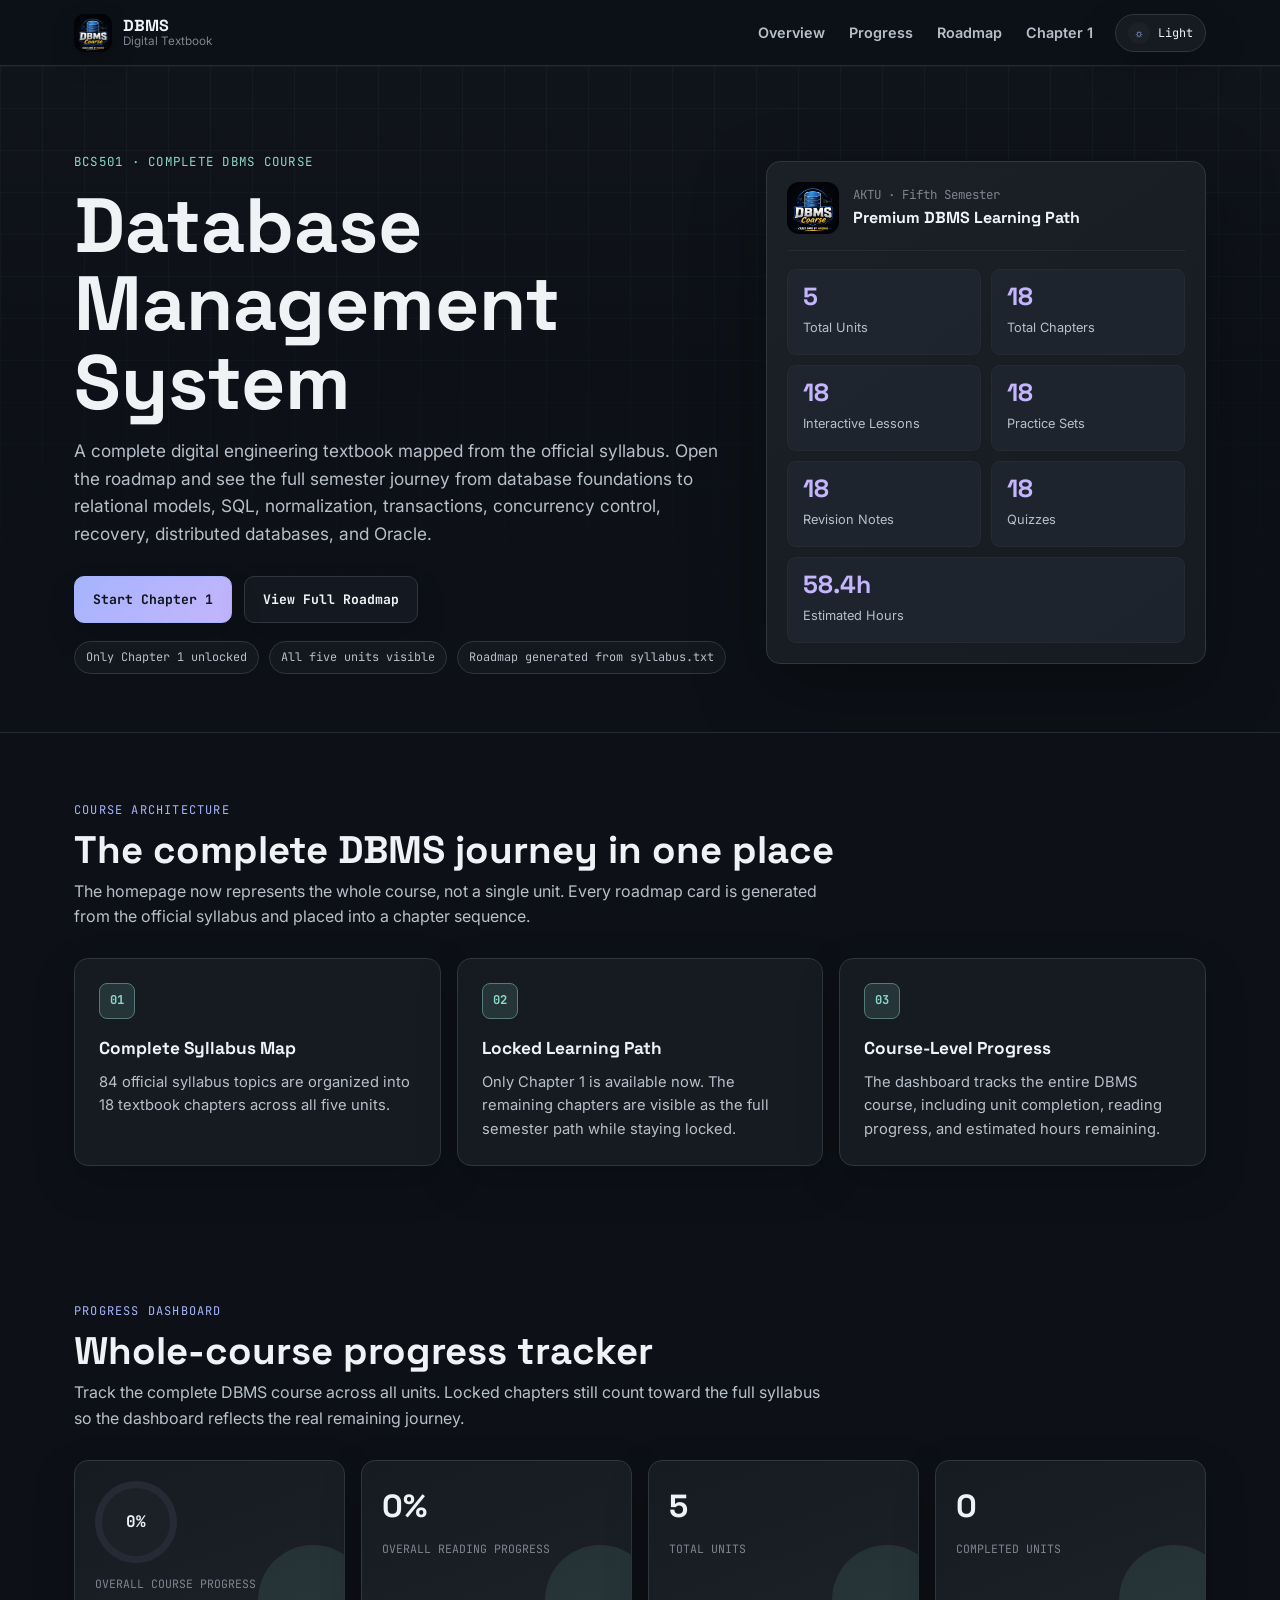
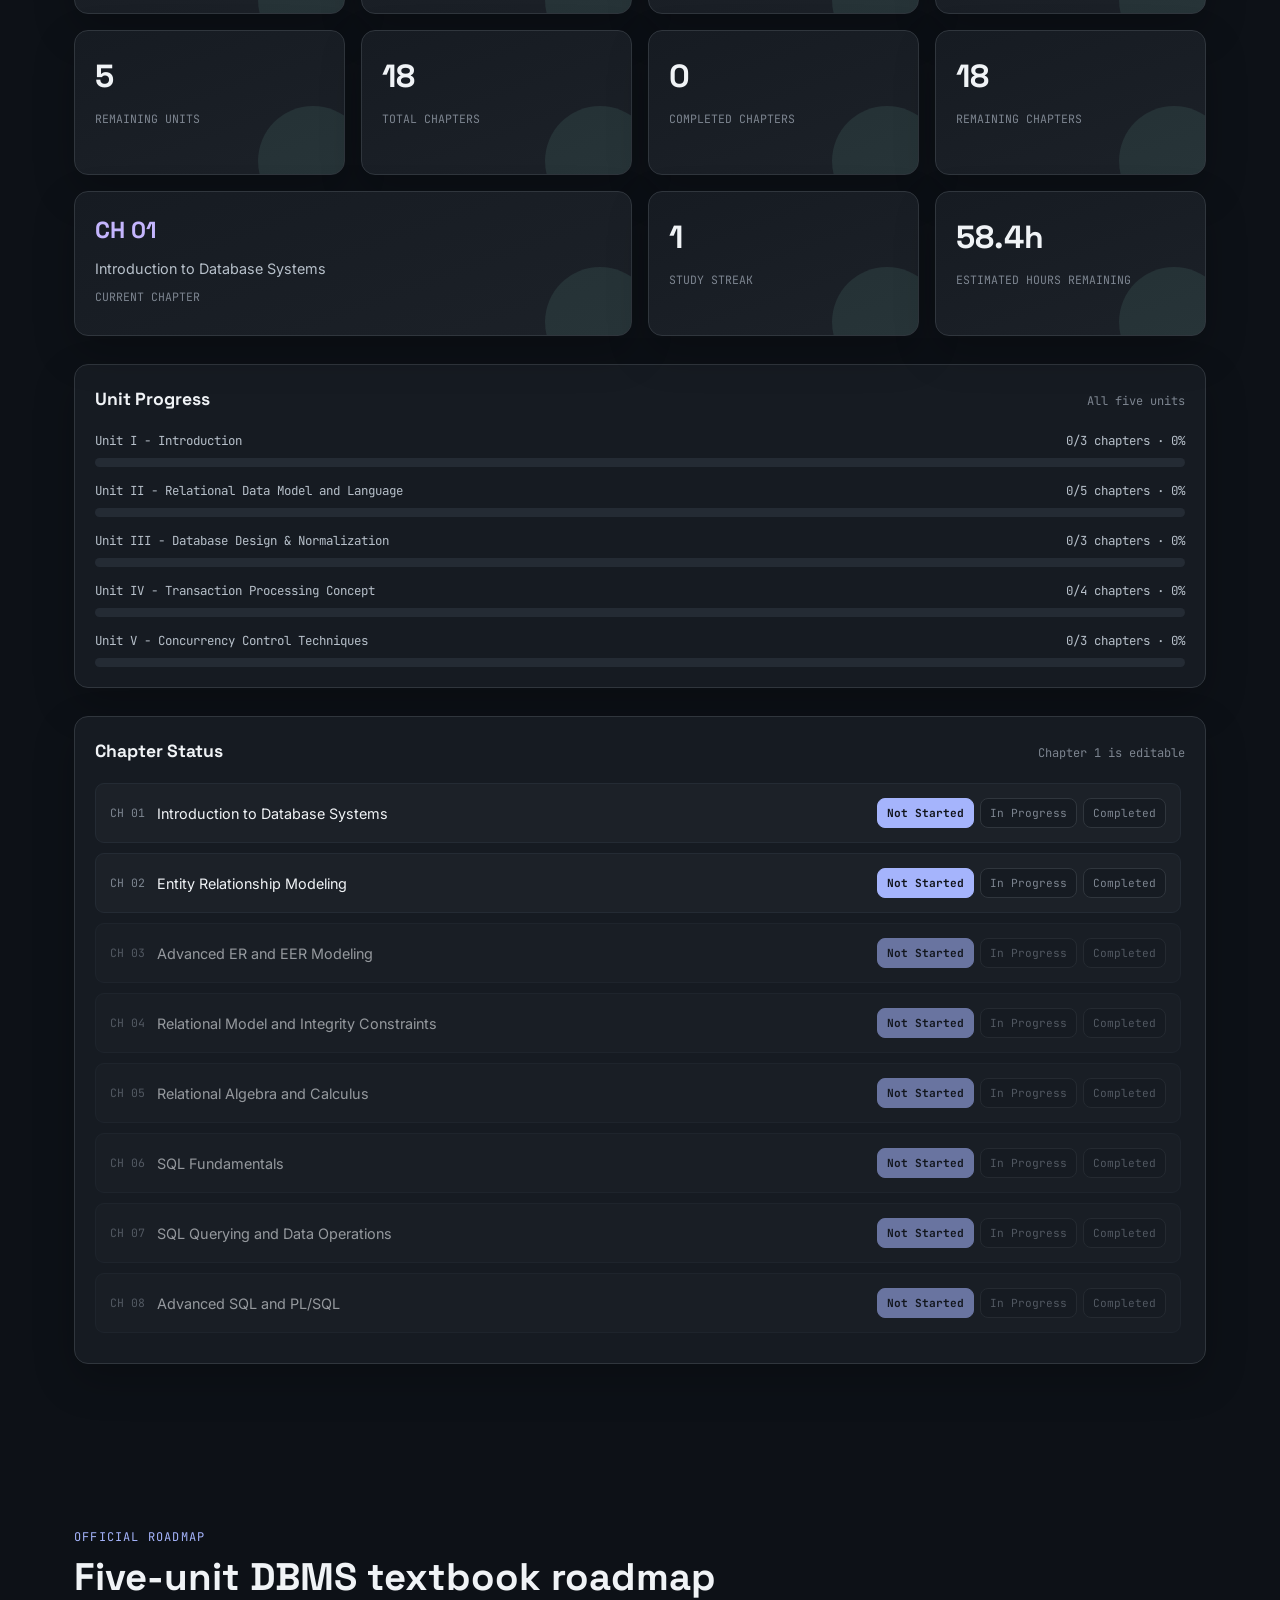
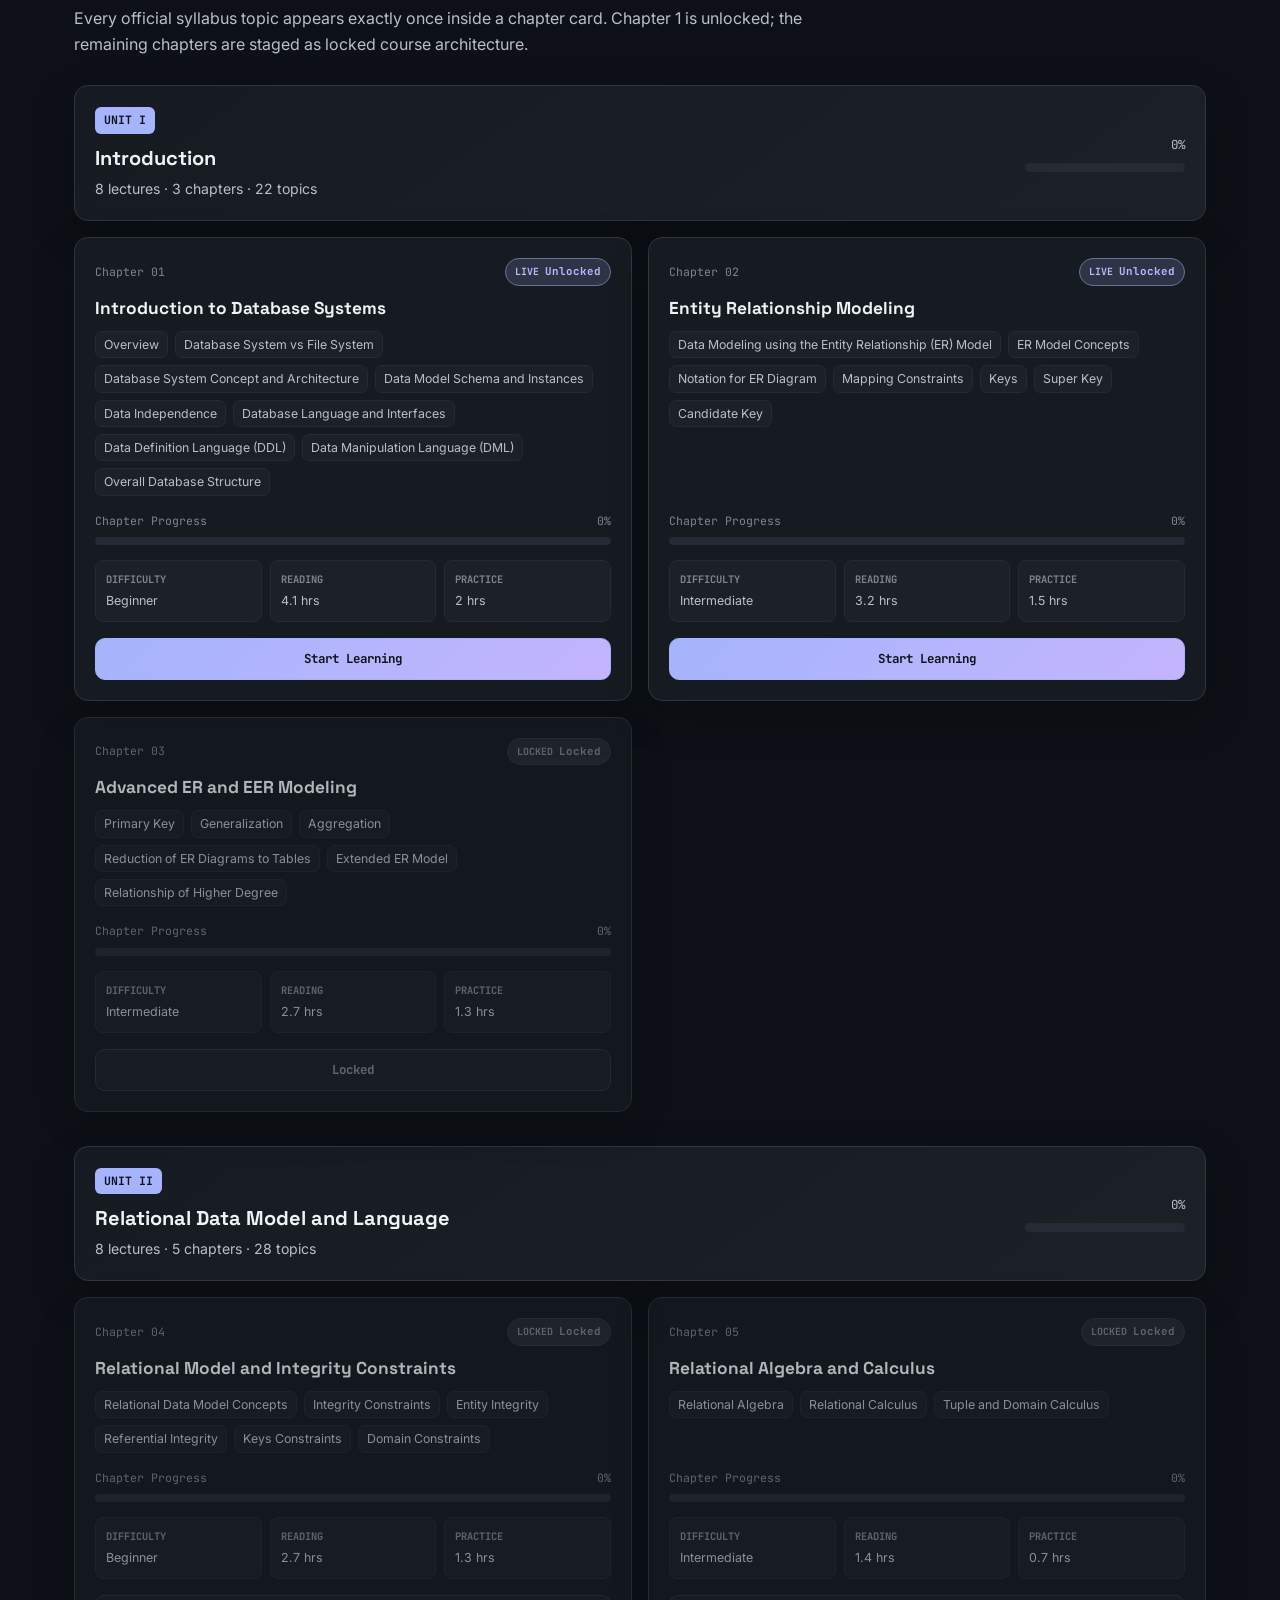
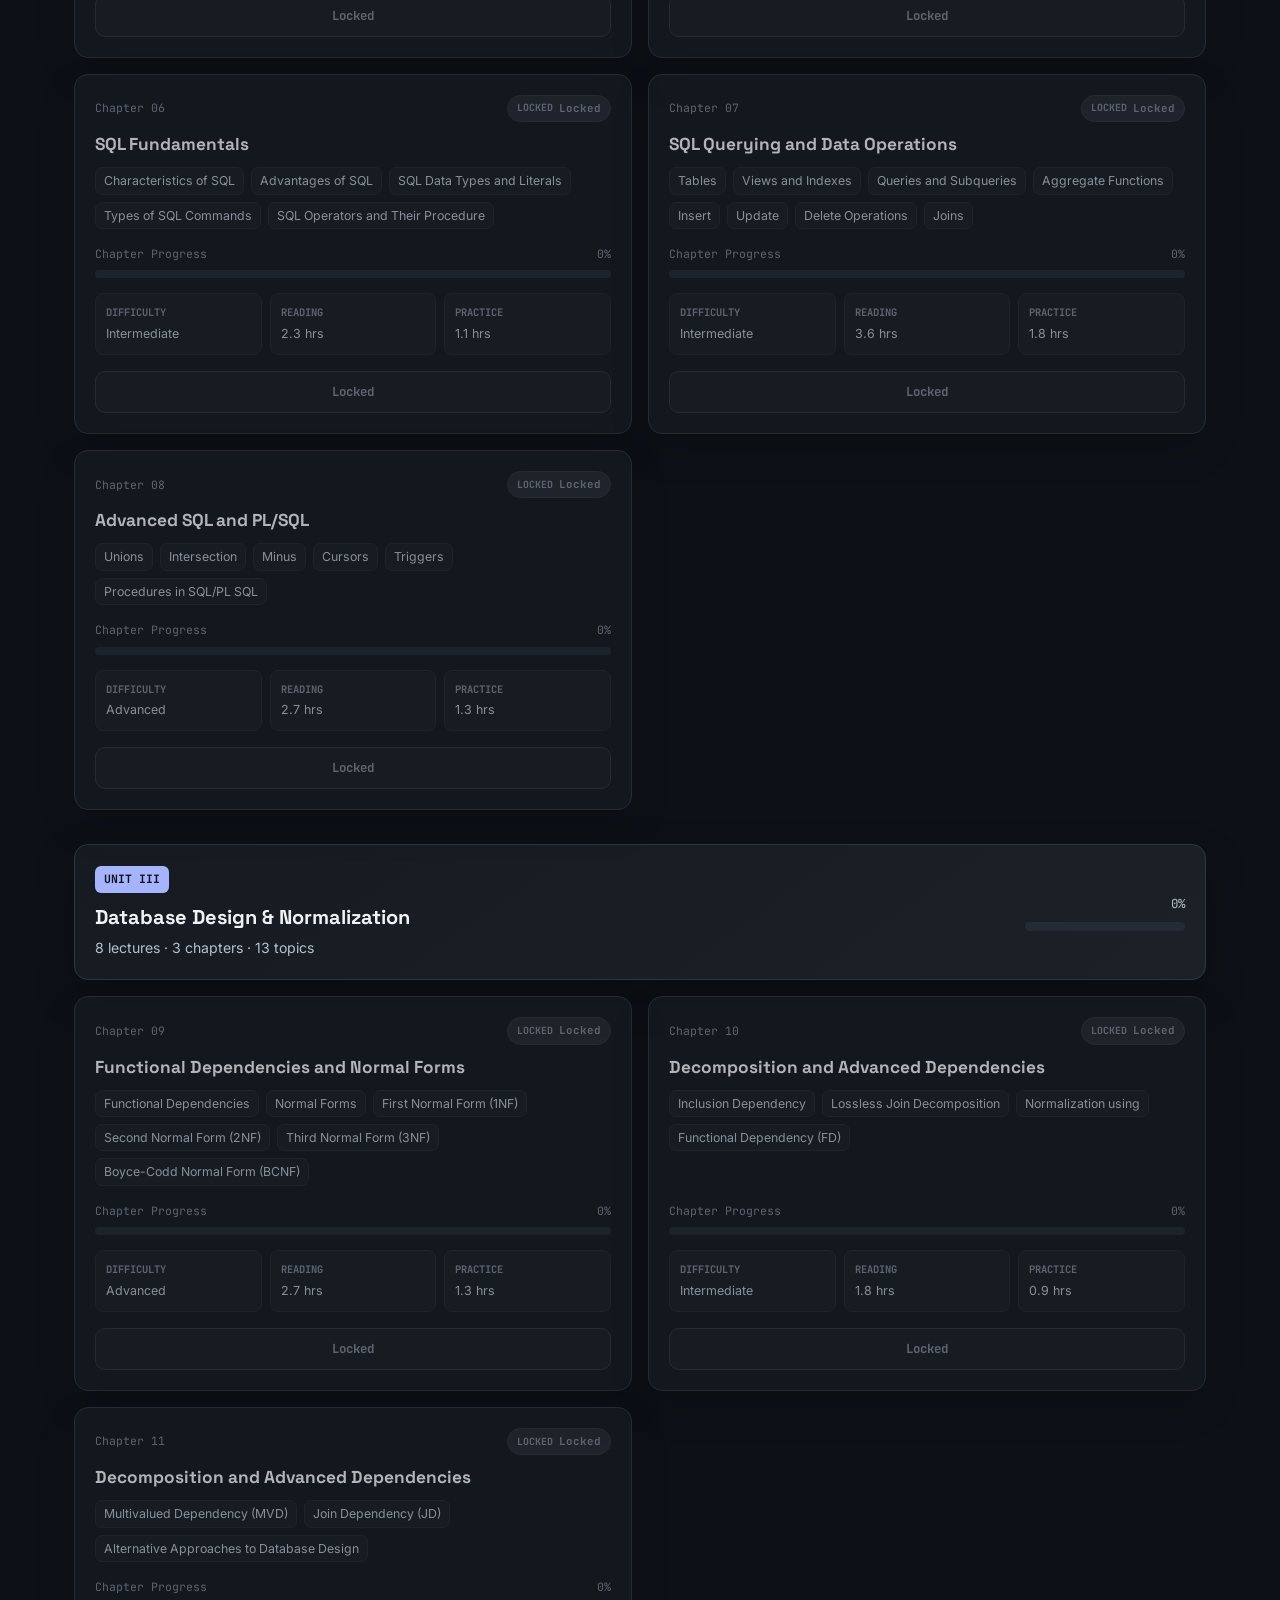
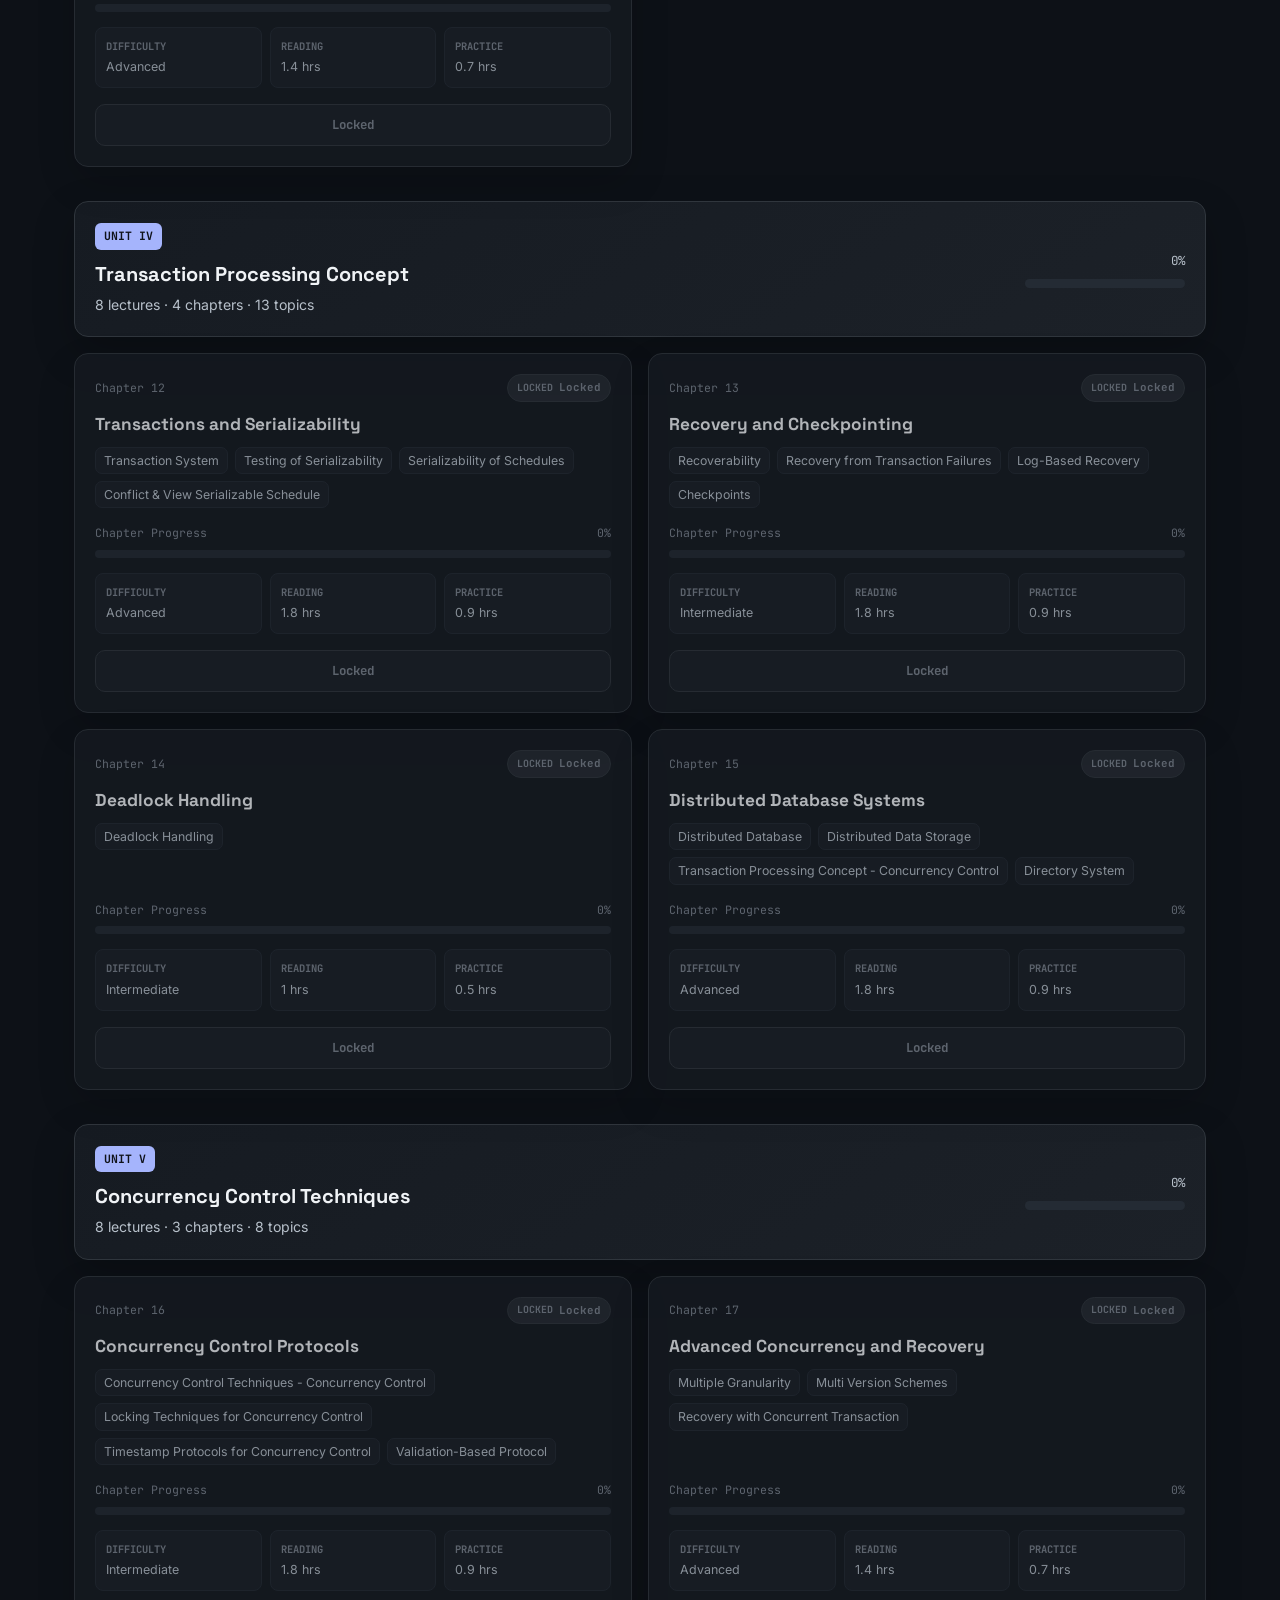
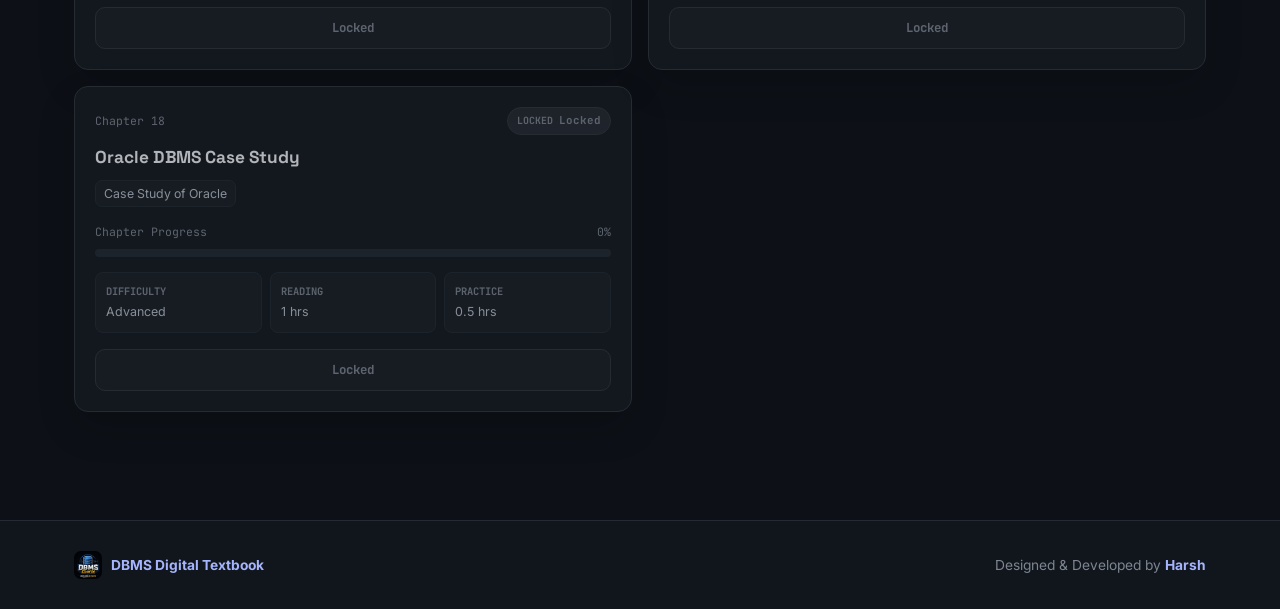
<file: index.html>
<!DOCTYPE html>
<html lang="en">
<head>
<meta charset="UTF-8">
<meta name="viewport" content="width=device-width, initial-scale=1.0">
<title>DBMS Digital Textbook - Complete Course Roadmap</title>
<meta name="description" content="A complete digital DBMS engineering textbook generated from the official syllabus, with a full course roadmap, dashboard, and progress system.">
<meta name="keywords" content="DBMS, Database Management System, BCS501, AKTU DBMS, DBMS syllabus, database course, SQL, normalization, transactions, concurrency control">
<meta name="author" content="Harsh">
<meta name="robots" content="index, follow">
<meta name="theme-color" content="#0b1020">
<meta property="og:type" content="website">
<meta property="og:title" content="DBMS Digital Textbook - Complete Course Roadmap">
<meta property="og:description" content="Study the complete DBMS syllabus through a premium digital textbook roadmap with progress tracking, revision notes, quizzes, and chapter-based learning.">
<meta property="og:image" content="img/favicon/web-app-manifest-512x512.png">
<meta property="og:site_name" content="DBMS Digital Textbook">
<meta name="twitter:card" content="summary">
<meta name="twitter:title" content="DBMS Digital Textbook - Complete Course Roadmap">
<meta name="twitter:description" content="A complete DBMS engineering textbook mapped from the official BCS501 syllabus.">
<meta name="twitter:image" content="img/favicon/web-app-manifest-512x512.png">
<script>
  document.documentElement.dataset.theme = localStorage.getItem("dbms_course_theme") || "dark";
</script>
<link rel="preconnect" href="https://fonts.googleapis.com">
<link href="https://fonts.googleapis.com/css2?family=Space+Grotesk:wght@500;600;700&family=Inter:wght@400;500;600;700&family=JetBrains+Mono:wght@400;500;700&display=swap" rel="stylesheet">
<link rel="stylesheet" href="css/style.css">
<link rel="icon" type="image/png" href="img/favicon/favicon-96x96.png" sizes="96x96">
<link rel="icon" type="image/svg+xml" href="img/favicon/favicon.svg">
<link rel="shortcut icon" href="img/favicon/favicon.ico">
<link rel="apple-touch-icon" sizes="180x180" href="img/favicon/apple-touch-icon.png">
<meta name="apple-mobile-web-app-title" content="DBMS">
<link rel="manifest" href="img/favicon/site.webmanifest">
</head>
<body>

<nav class="topnav">
  <div class="topnav-inner">
    <a class="brand" href="#top" aria-label="DBMS course home">
      <img class="brand-logo" src="img/favicon/web-app-manifest-192x192.png" alt="">
      <span class="brand-copy">
        <strong>DBMS</strong>
        <small>Digital Textbook</small>
      </span>
    </a>

    <button class="nav-toggle" type="button" data-nav-toggle aria-expanded="false" aria-controls="primary-navigation" aria-label="Open navigation">
      <span></span>
      <span></span>
      <span></span>
    </button>

    <div class="nav-panel" id="primary-navigation">
      <div class="nav-links">
        <a href="#overview">Overview</a>
        <a href="#tracker">Progress</a>
        <a href="#roadmap">Roadmap</a>
        <a href="unit-1/chapter1.html">Chapter 1</a>
      </div>
      <button class="theme-toggle" type="button" data-theme-toggle aria-label="Toggle light and dark theme">
        <span class="theme-toggle-icon" aria-hidden="true">◐</span>
        <span class="theme-toggle-text">Theme</span>
      </button>
    </div>
  </div>
</nav>

<main id="top">
  <header class="hero">
    <div class="container hero-grid">
      <div class="hero-copy">
        <div class="hero-eyebrow">BCS501 · Complete DBMS Course</div>
        <h1 class="hero-title">Database Management System</h1>
        <p class="hero-desc">
          A complete digital engineering textbook mapped from the official syllabus. Open the roadmap and see the full semester journey from database foundations to relational models, SQL, normalization, transactions, concurrency control, recovery, distributed databases, and Oracle.
        </p>
        <div class="hero-actions">
          <a class="btn" href="unit-1/chapter1.html">Start Chapter 1</a>
          <a class="btn btn-outline" href="#roadmap">View Full Roadmap</a>
        </div>
        <div class="hero-badges">
          <span class="badge">Only Chapter 1 unlocked</span>
          <span class="badge">All five units visible</span>
          <span class="badge" id="syllabus-source">Loading syllabus...</span>
        </div>
      </div>

      <aside class="hero-panel" aria-label="Course scope">
        <div class="hero-panel-top">
          <img src="img/favicon/web-app-manifest-192x192.png" alt="">
          <div>
            <span>AKTU · Fifth Semester</span>
            <strong>Premium DBMS Learning Path</strong>
          </div>
        </div>
        <div class="hero-stats" id="hero-stats" aria-live="polite"></div>
      </aside>
    </div>
  </header>

  <section class="section course-overview" id="overview">
    <div class="container">
      <div class="section-head">
        <div class="section-eyebrow">Course Architecture</div>
        <h2>The complete DBMS journey in one place</h2>
        <p>The homepage now represents the whole course, not a single unit. Every roadmap card is generated from the official syllabus and placed into a chapter sequence.</p>
      </div>
      <div class="overview-grid" id="overview-grid"></div>
    </div>
  </section>

  <section class="section tracker-section" id="tracker">
    <div class="container">
      <div class="section-head">
        <div class="section-eyebrow">Progress Dashboard</div>
        <h2>Whole-course progress tracker</h2>
        <p>Track the complete DBMS course across all units. Locked chapters still count toward the full syllabus so the dashboard reflects the real remaining journey.</p>
      </div>

      <div id="tracker-stats" class="stats-grid"></div>

      <div class="unit-bars">
        <div class="unit-bars-head">
          <h3>Unit Progress</h3>
          <span>All five units</span>
        </div>
        <div id="tracker-unit-bars"></div>
      </div>

      <div class="tracker-list-wrap">
        <div class="unit-bars-head">
          <h3>Chapter Status</h3>
          <span>Chapter 1 is editable</span>
        </div>
        <div id="tracker-list" class="tracker-list"></div>
      </div>
    </div>
  </section>

  <section class="section roadmap-section" id="roadmap">
    <div class="container">
      <div class="section-head">
        <div class="section-eyebrow">Official Roadmap</div>
        <h2>Five-unit DBMS textbook roadmap</h2>
        <p>Every official syllabus topic appears exactly once inside a chapter card. Chapter 1 is unlocked; the remaining chapters are staged as locked course architecture.</p>
      </div>
      <div id="roadmap-list" class="roadmap-list" aria-live="polite"></div>
    </div>
  </section>
</main>

<footer class="site-footer">
  <div class="container footer-inner">
    <a class="footer-brand" href="#top">
      <img src="img/favicon/web-app-manifest-192x192.png" alt="">
      <span>DBMS Digital Textbook</span>
    </a>
    <span>Designed &amp; Developed by <a href="https://lucifer01430.github.io/Portfolio" target="_blank" rel="noopener">Harsh</a></span>
  </div>
</footer>

<script src="js/data.js"></script>
<script src="js/app.js"></script>
</body>
</html>
</file>
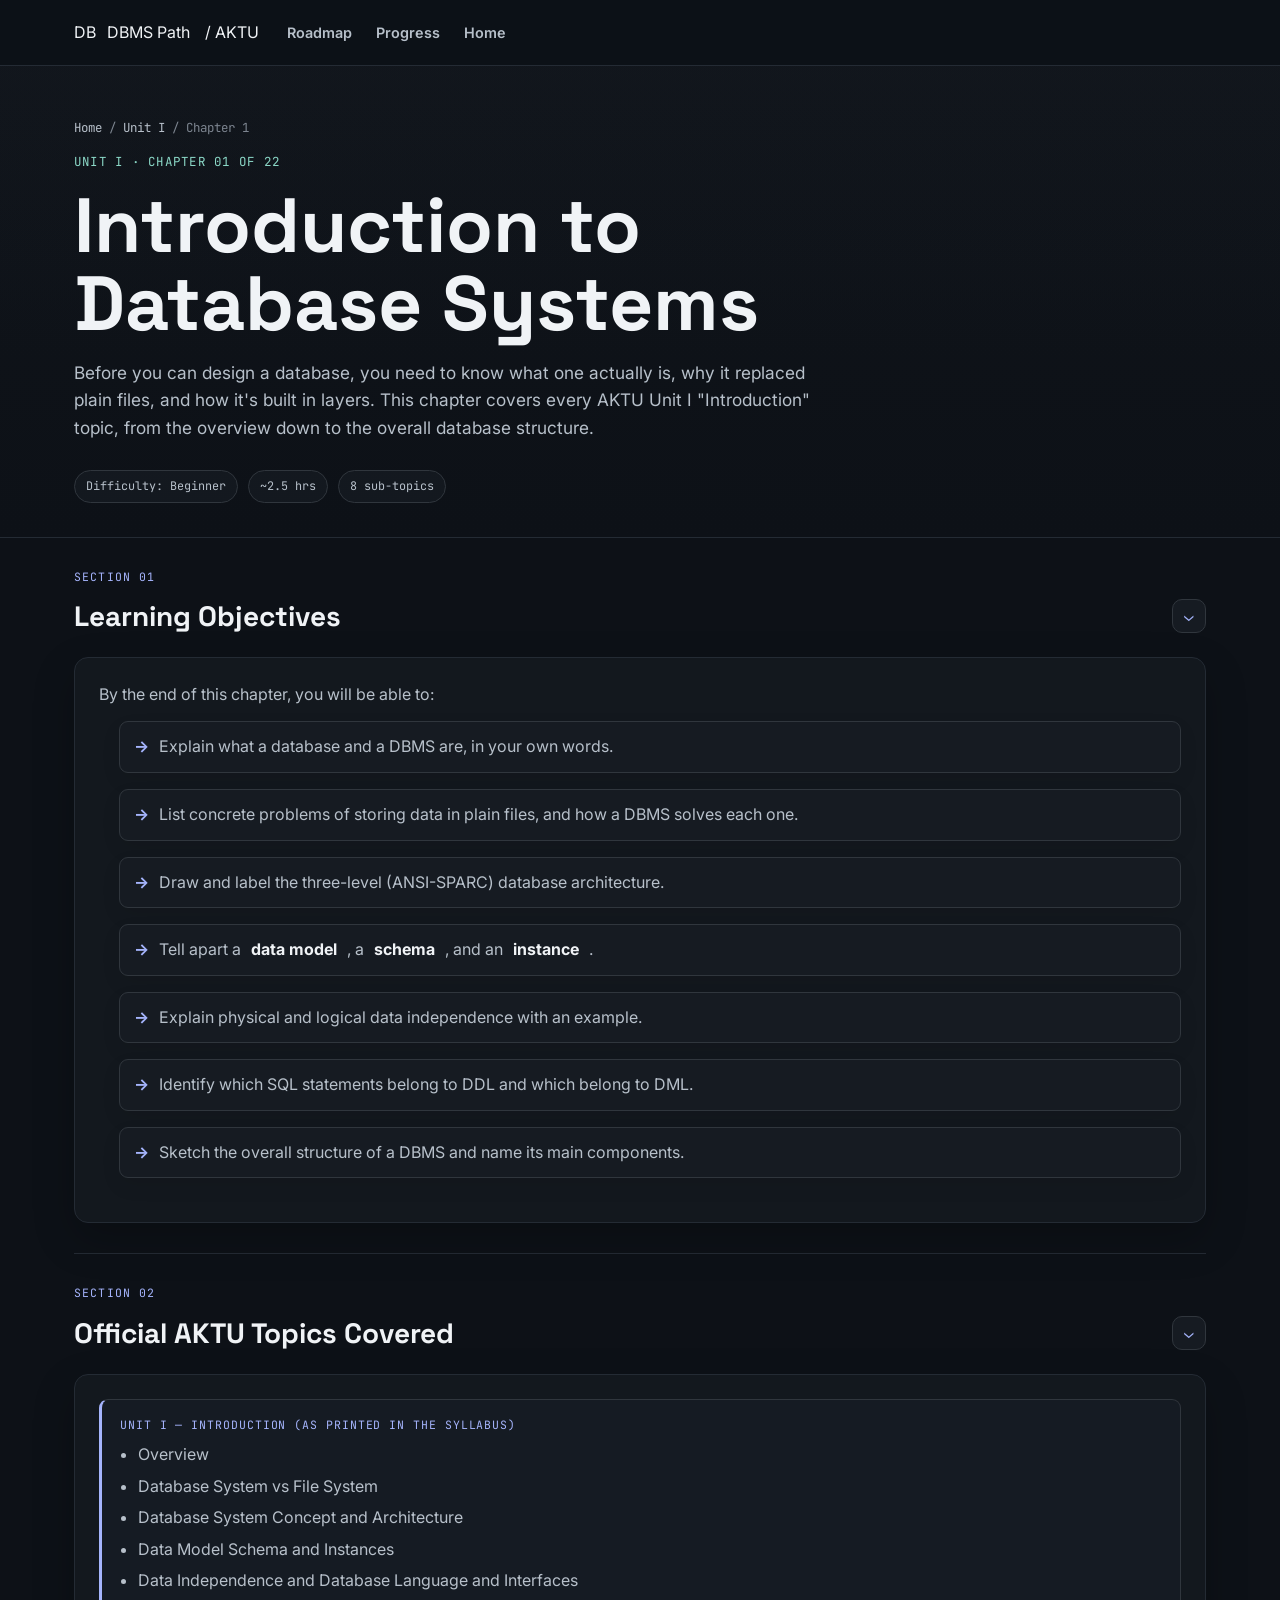
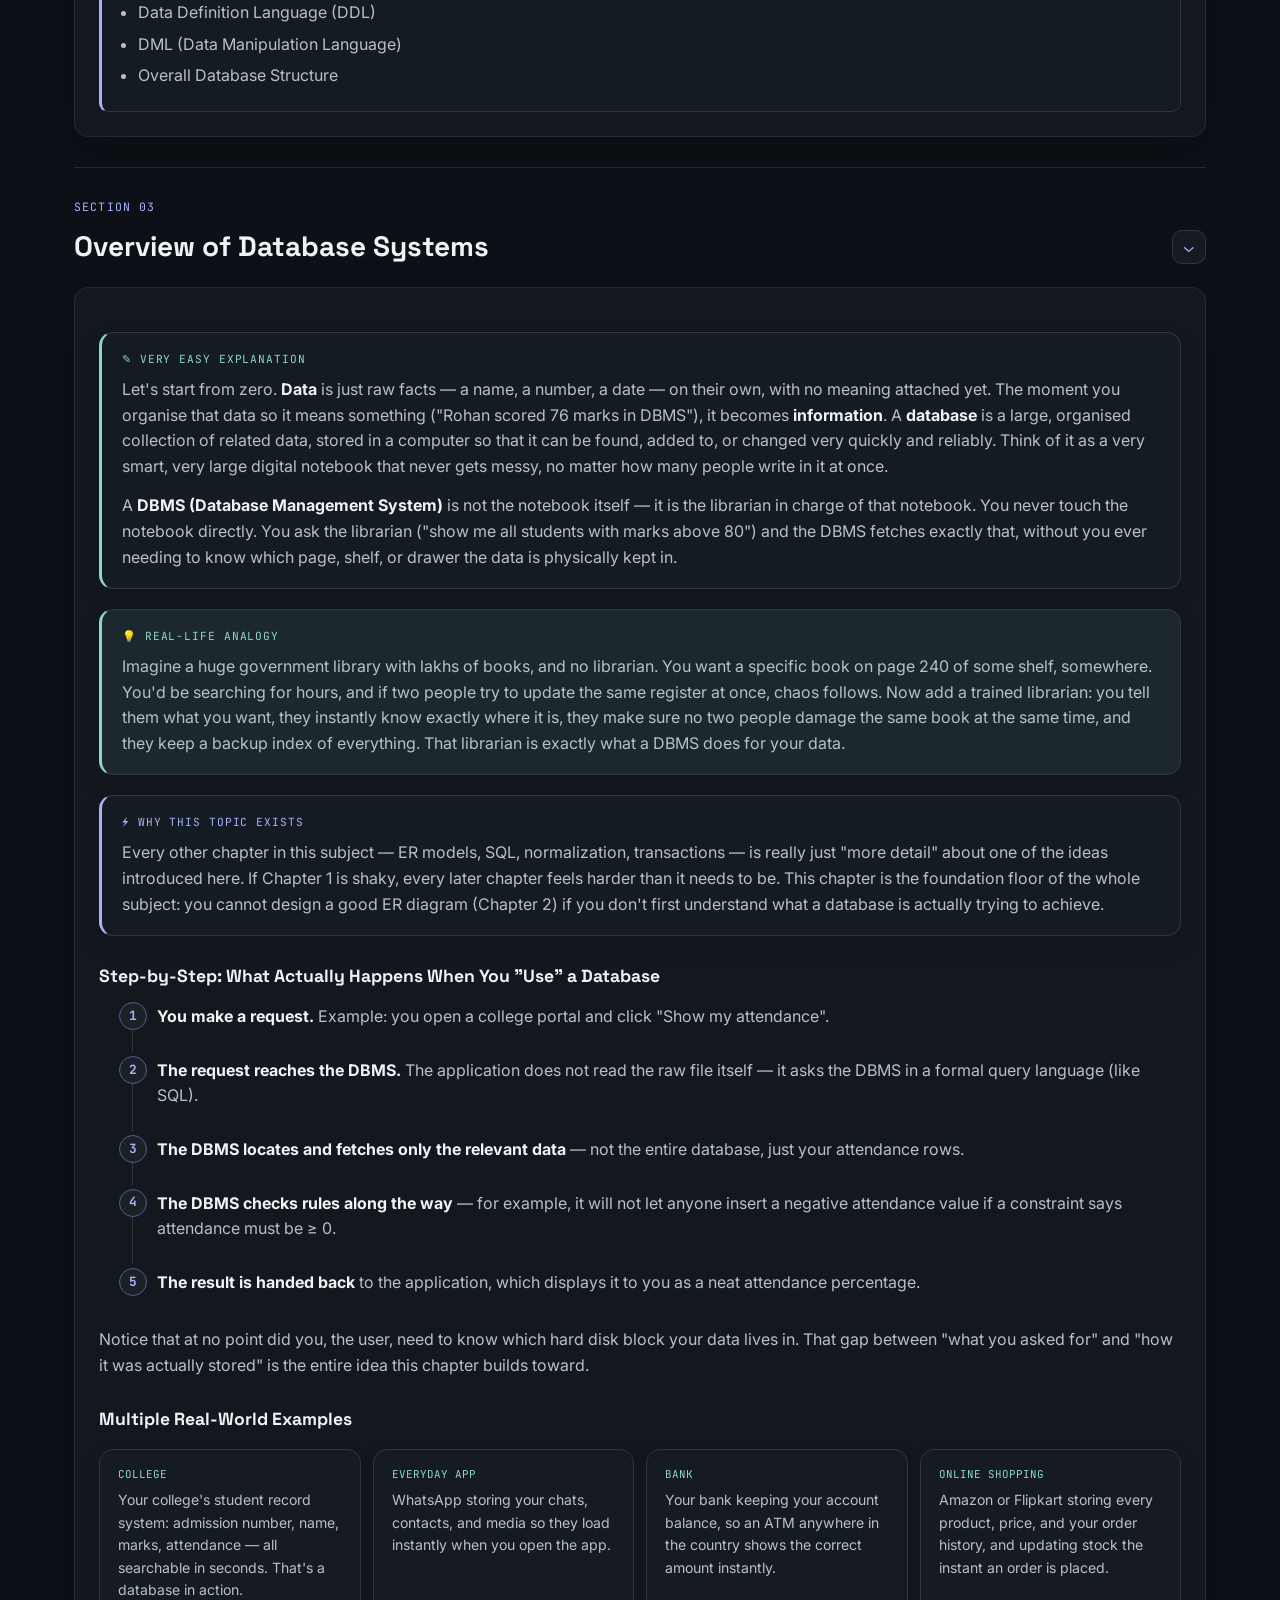
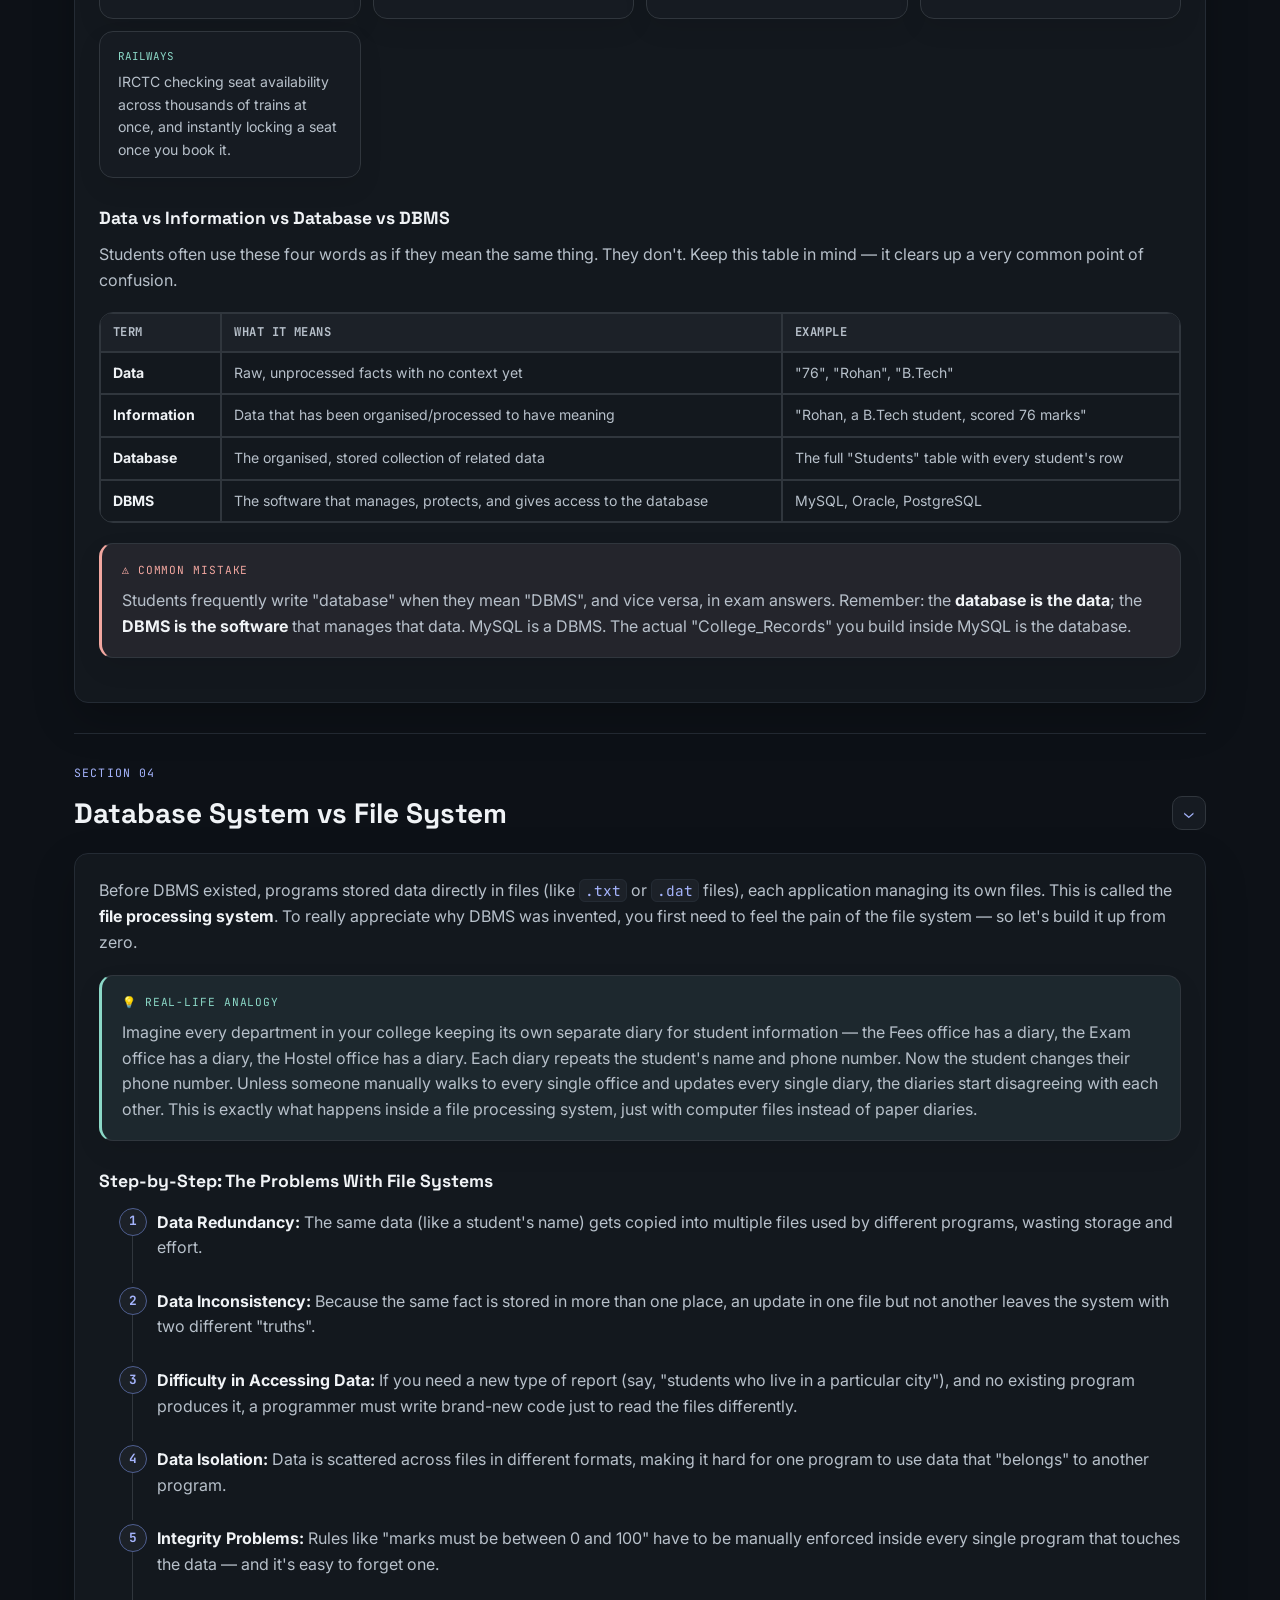
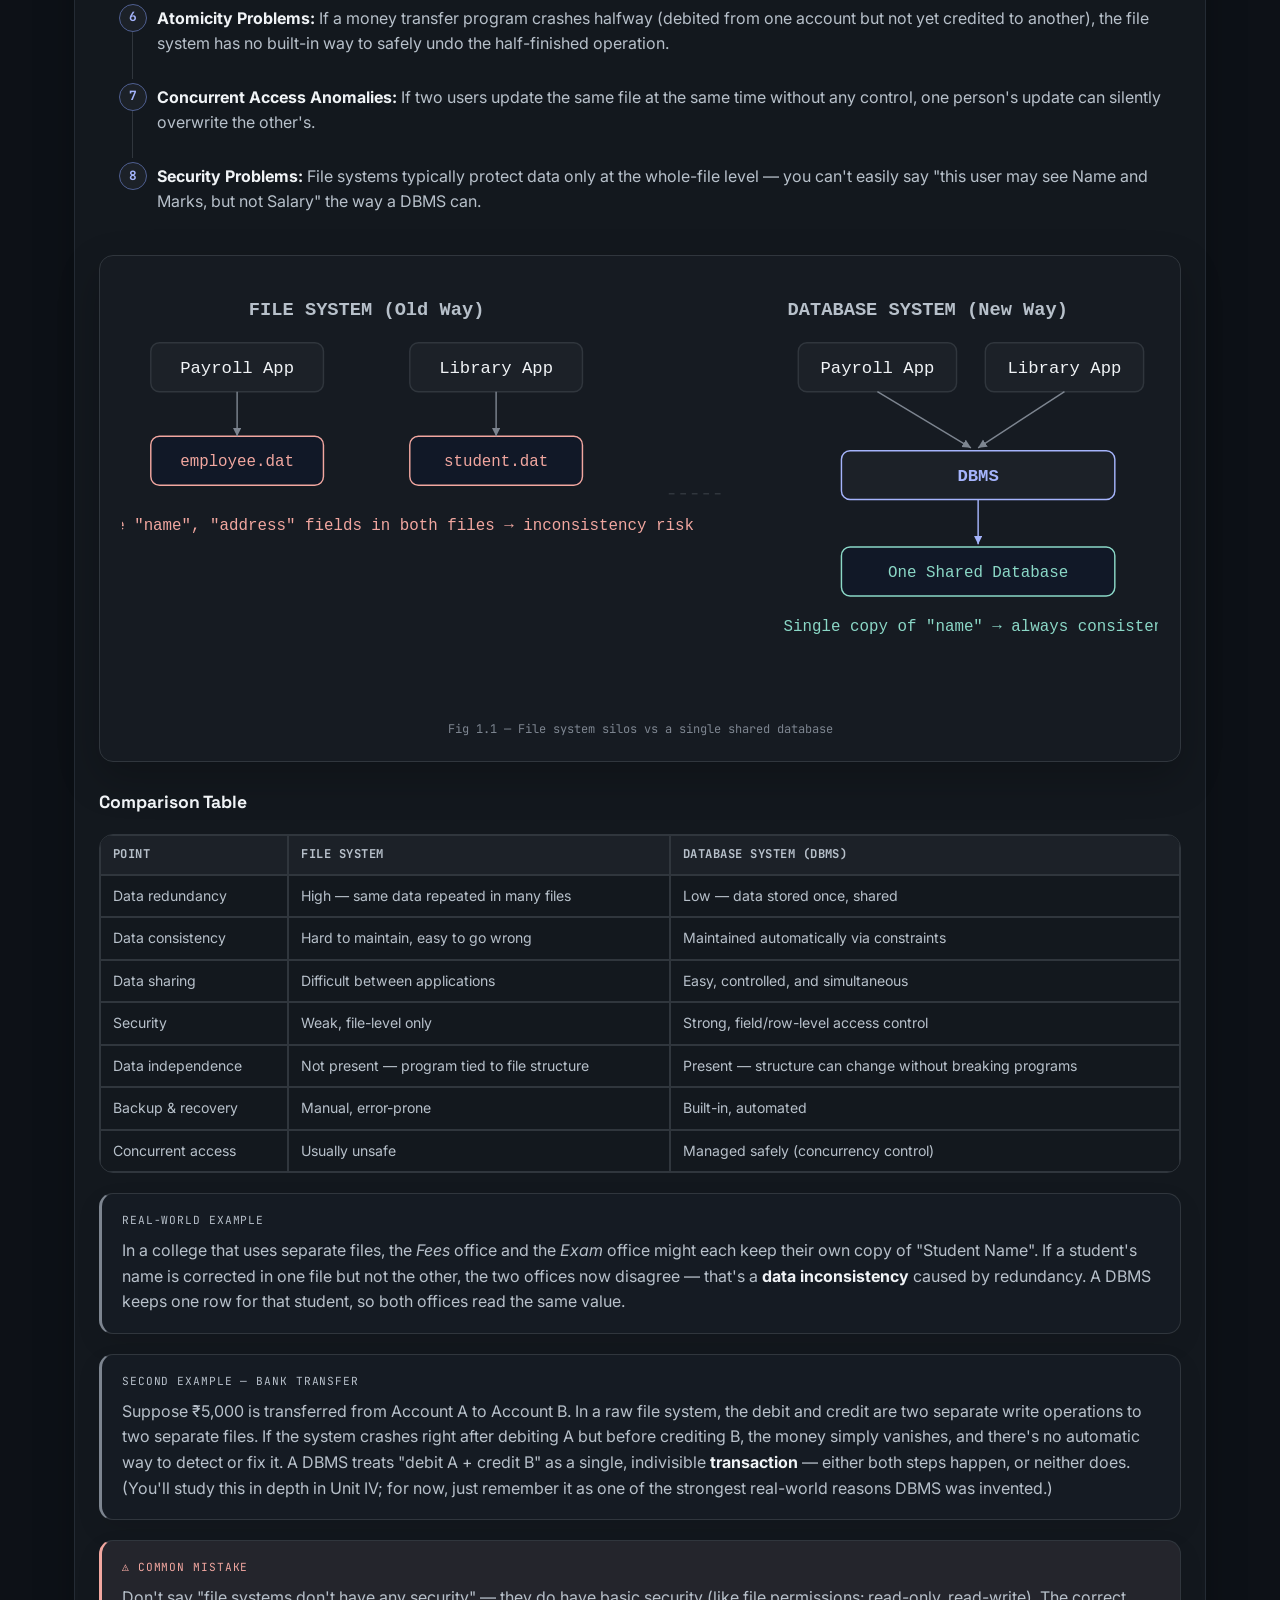
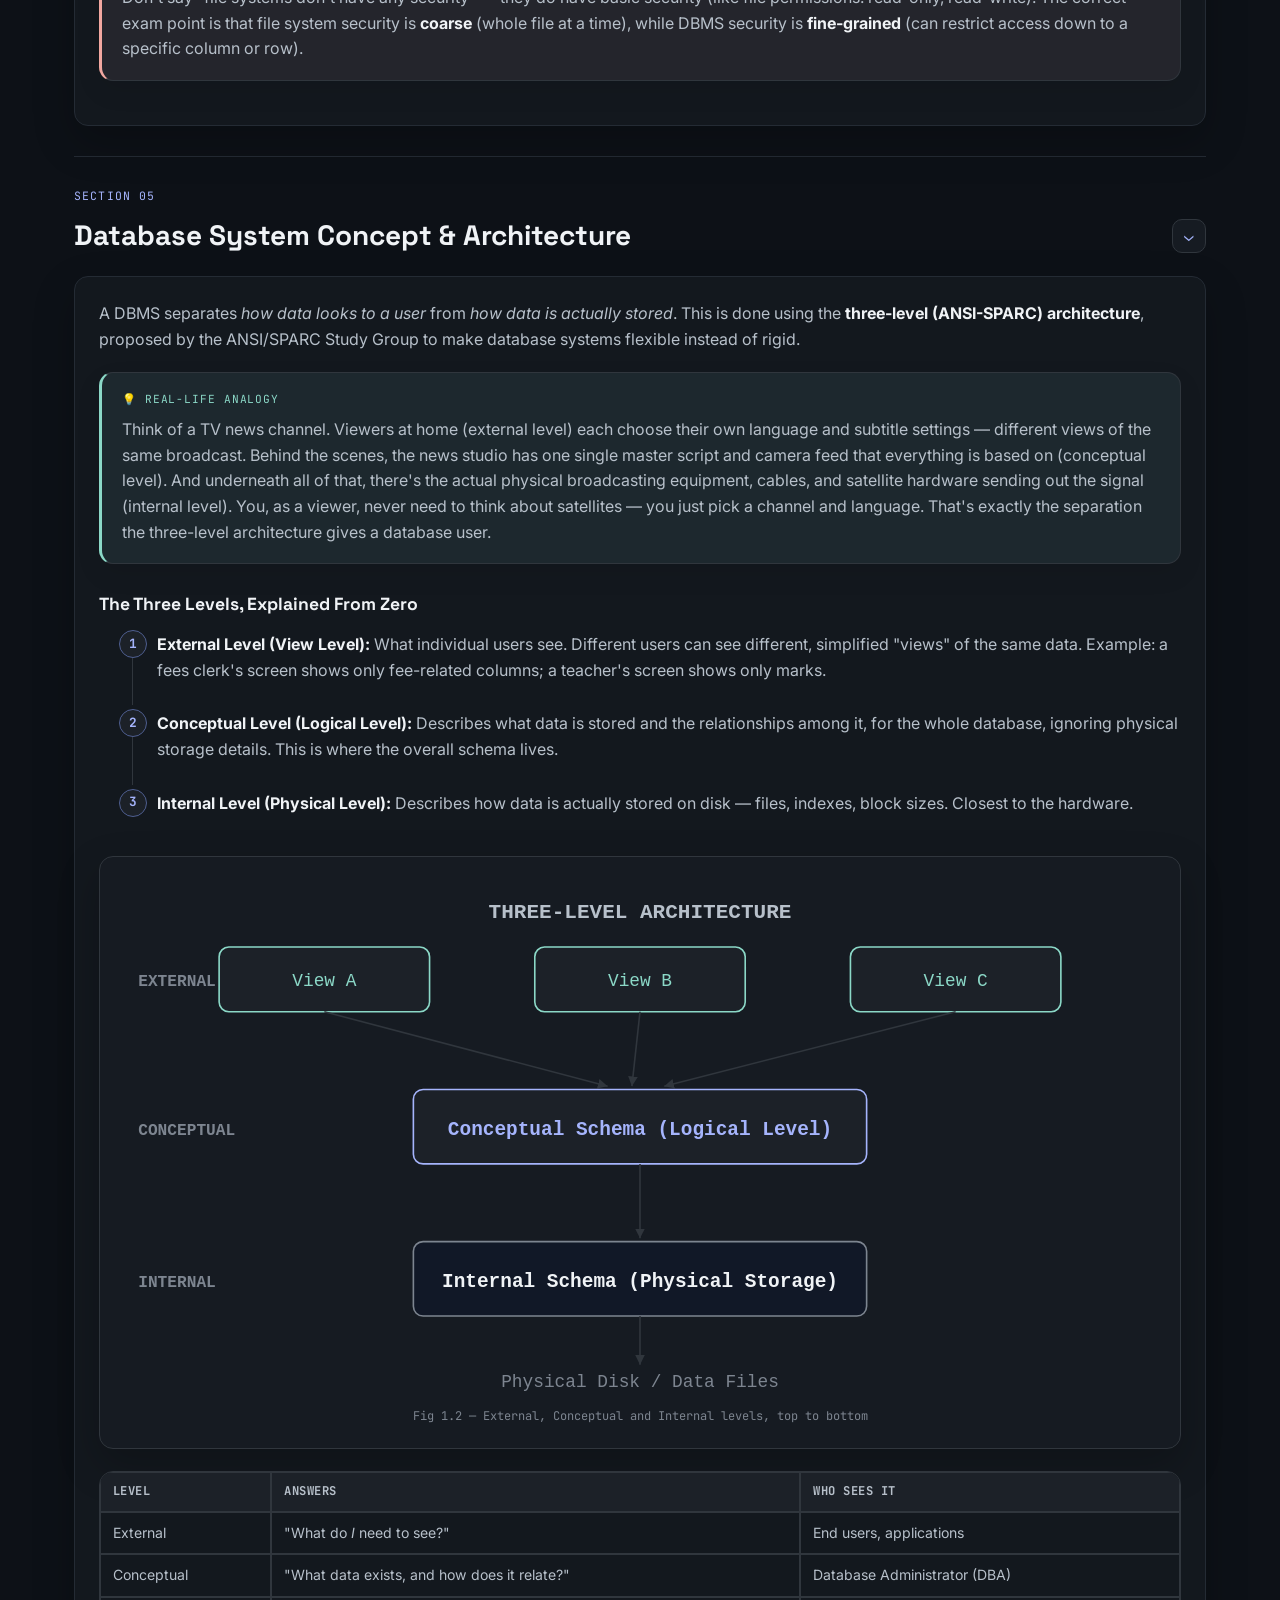
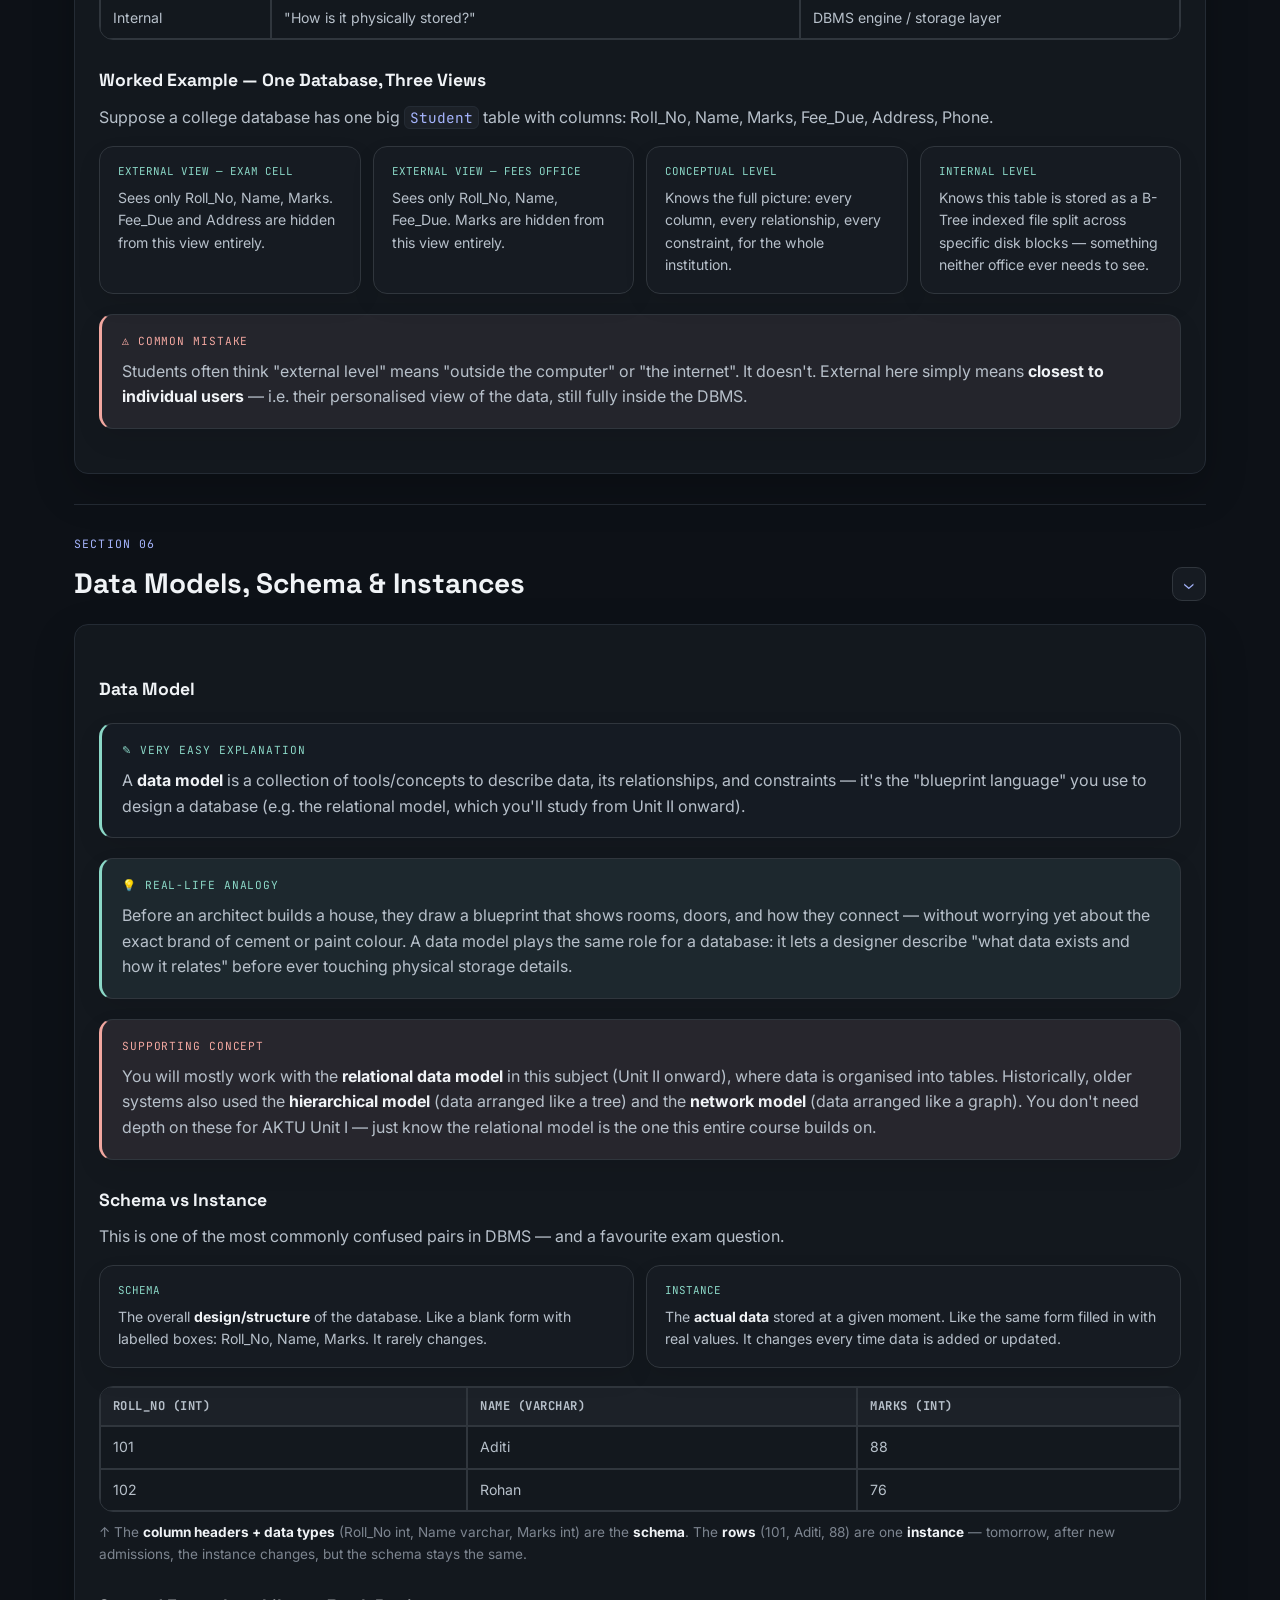
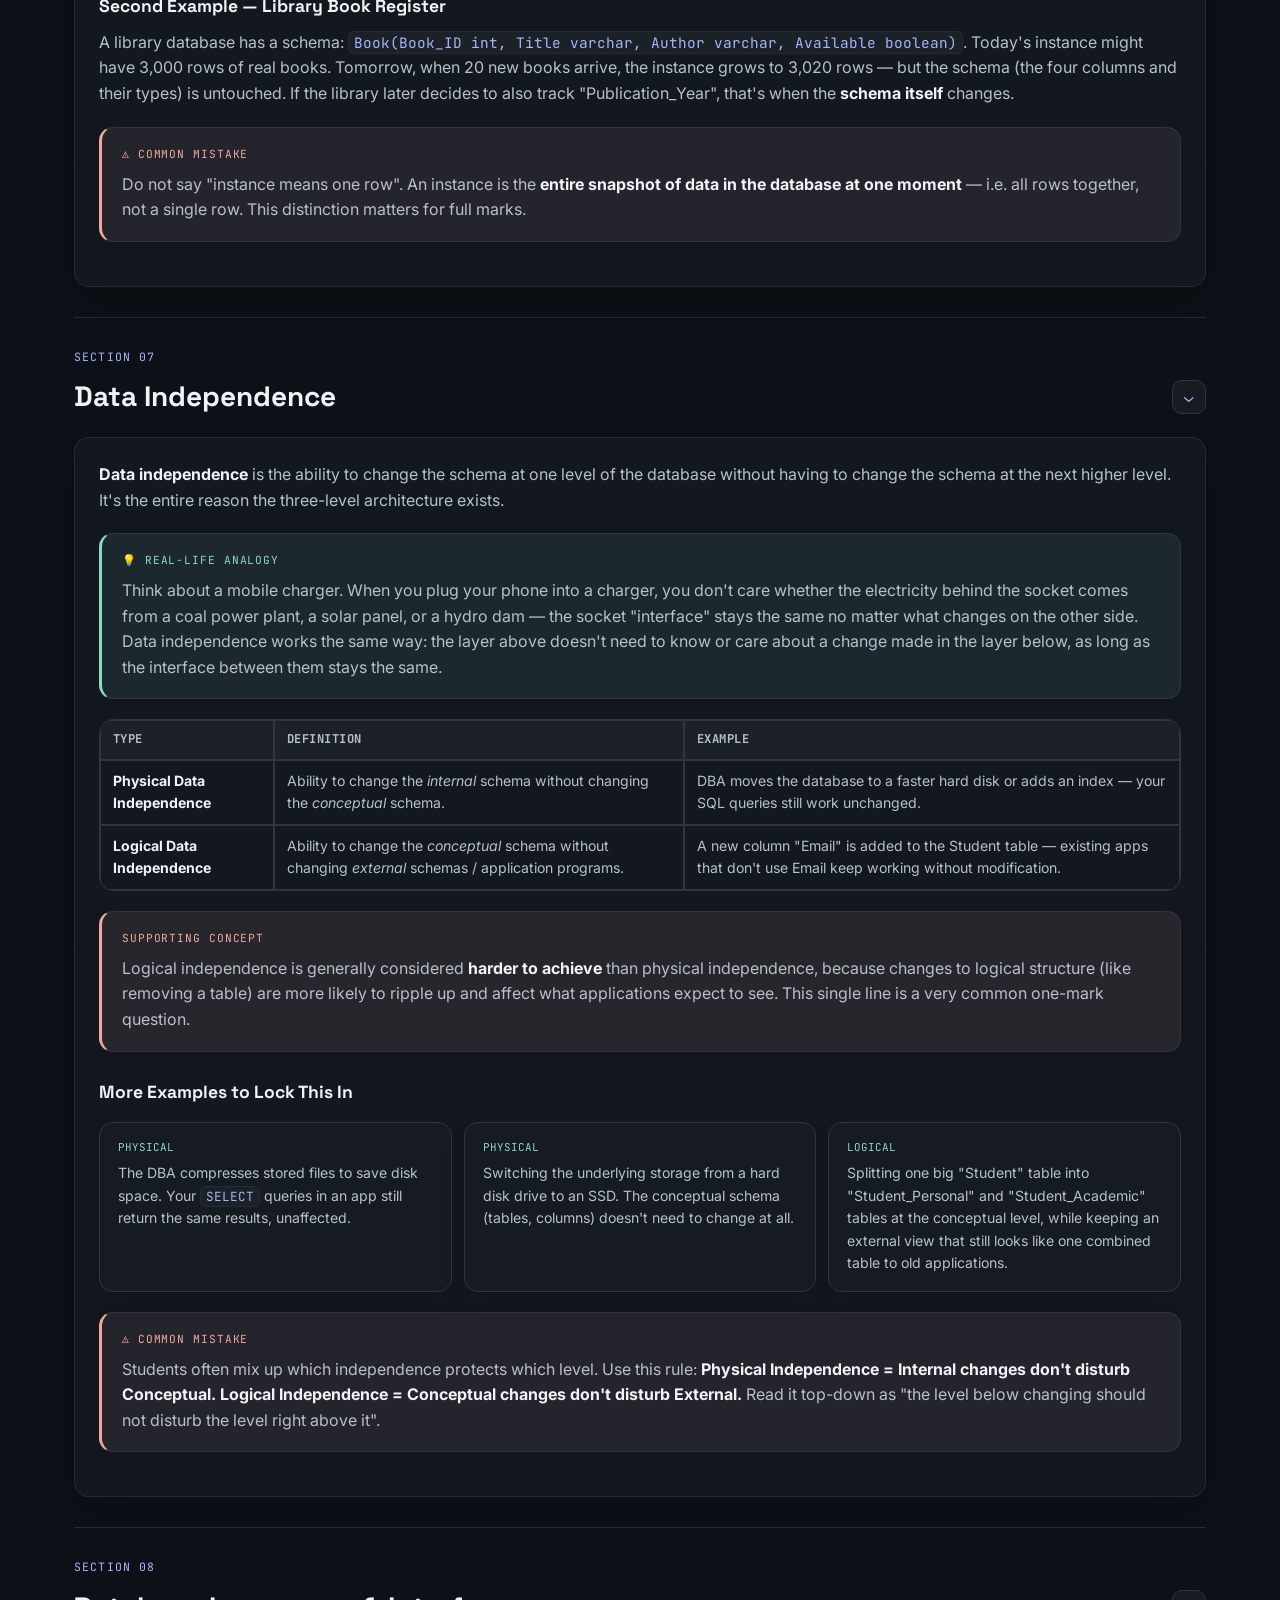
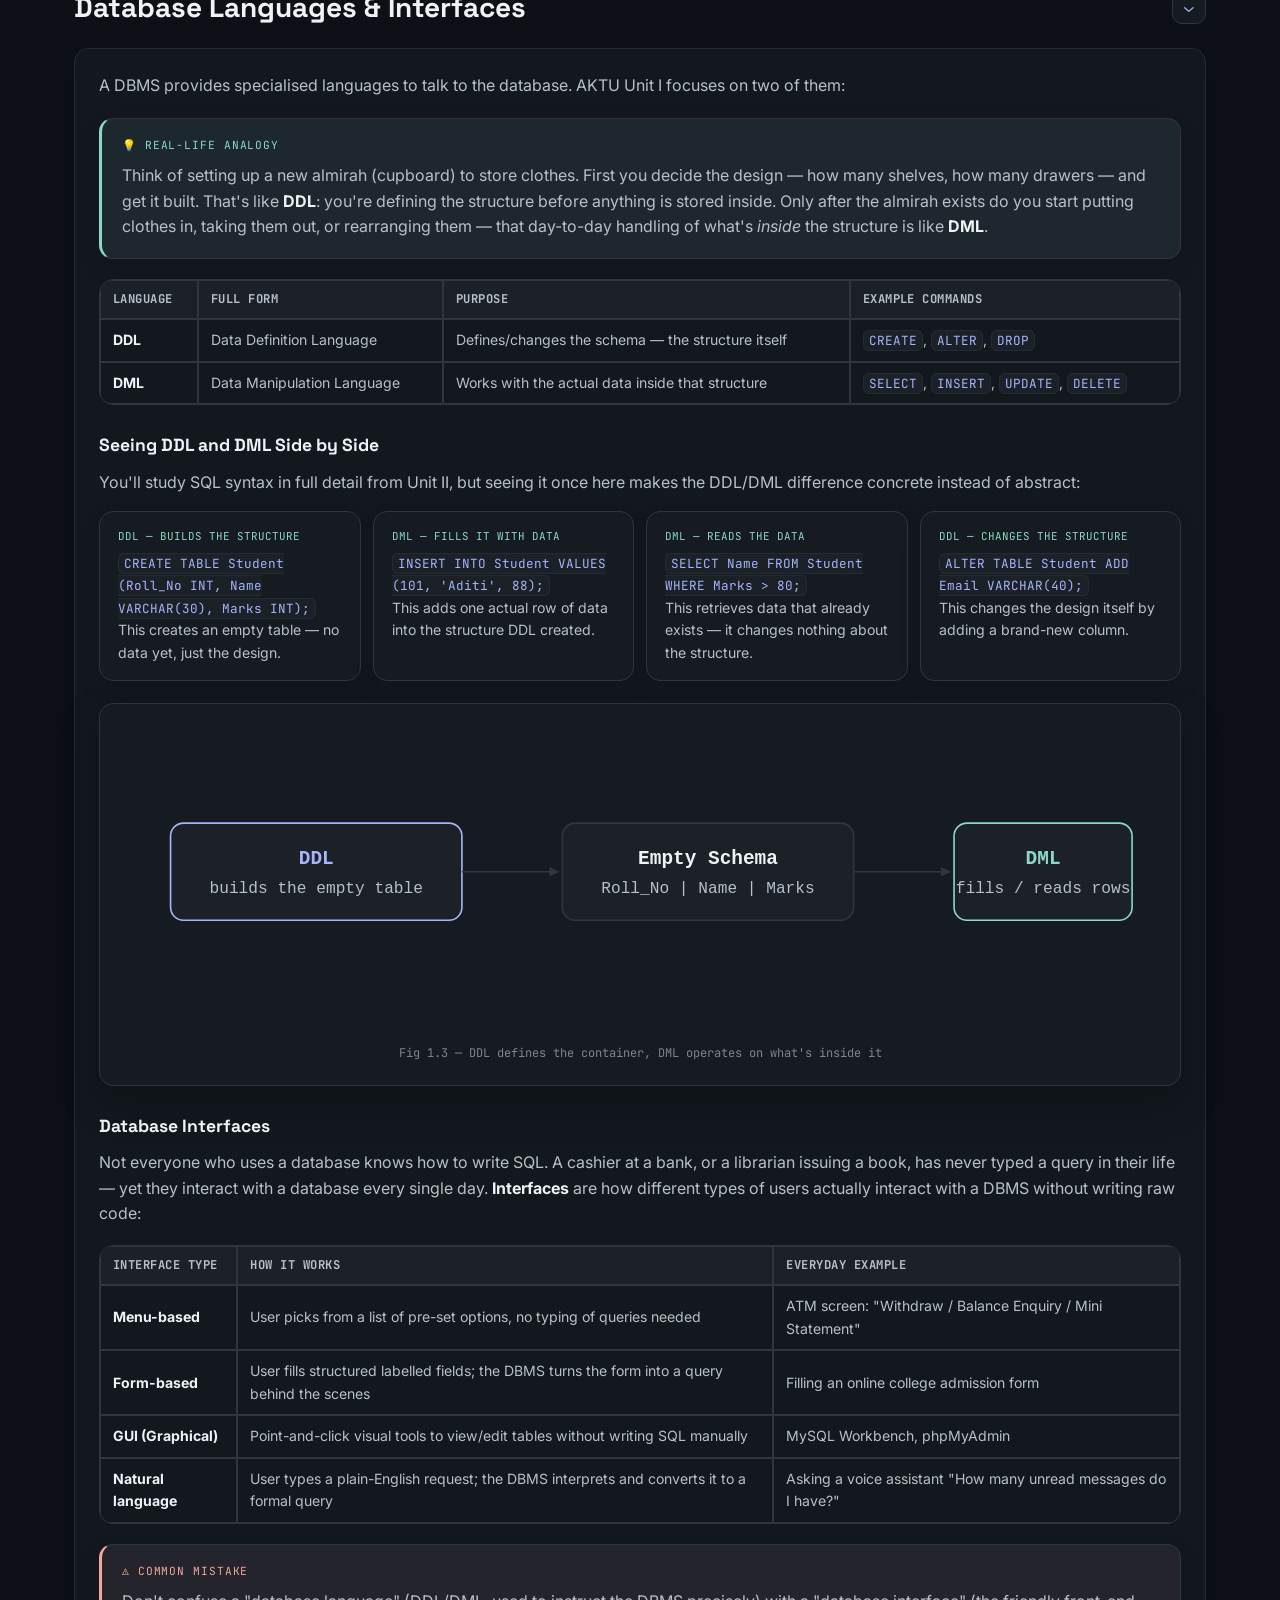
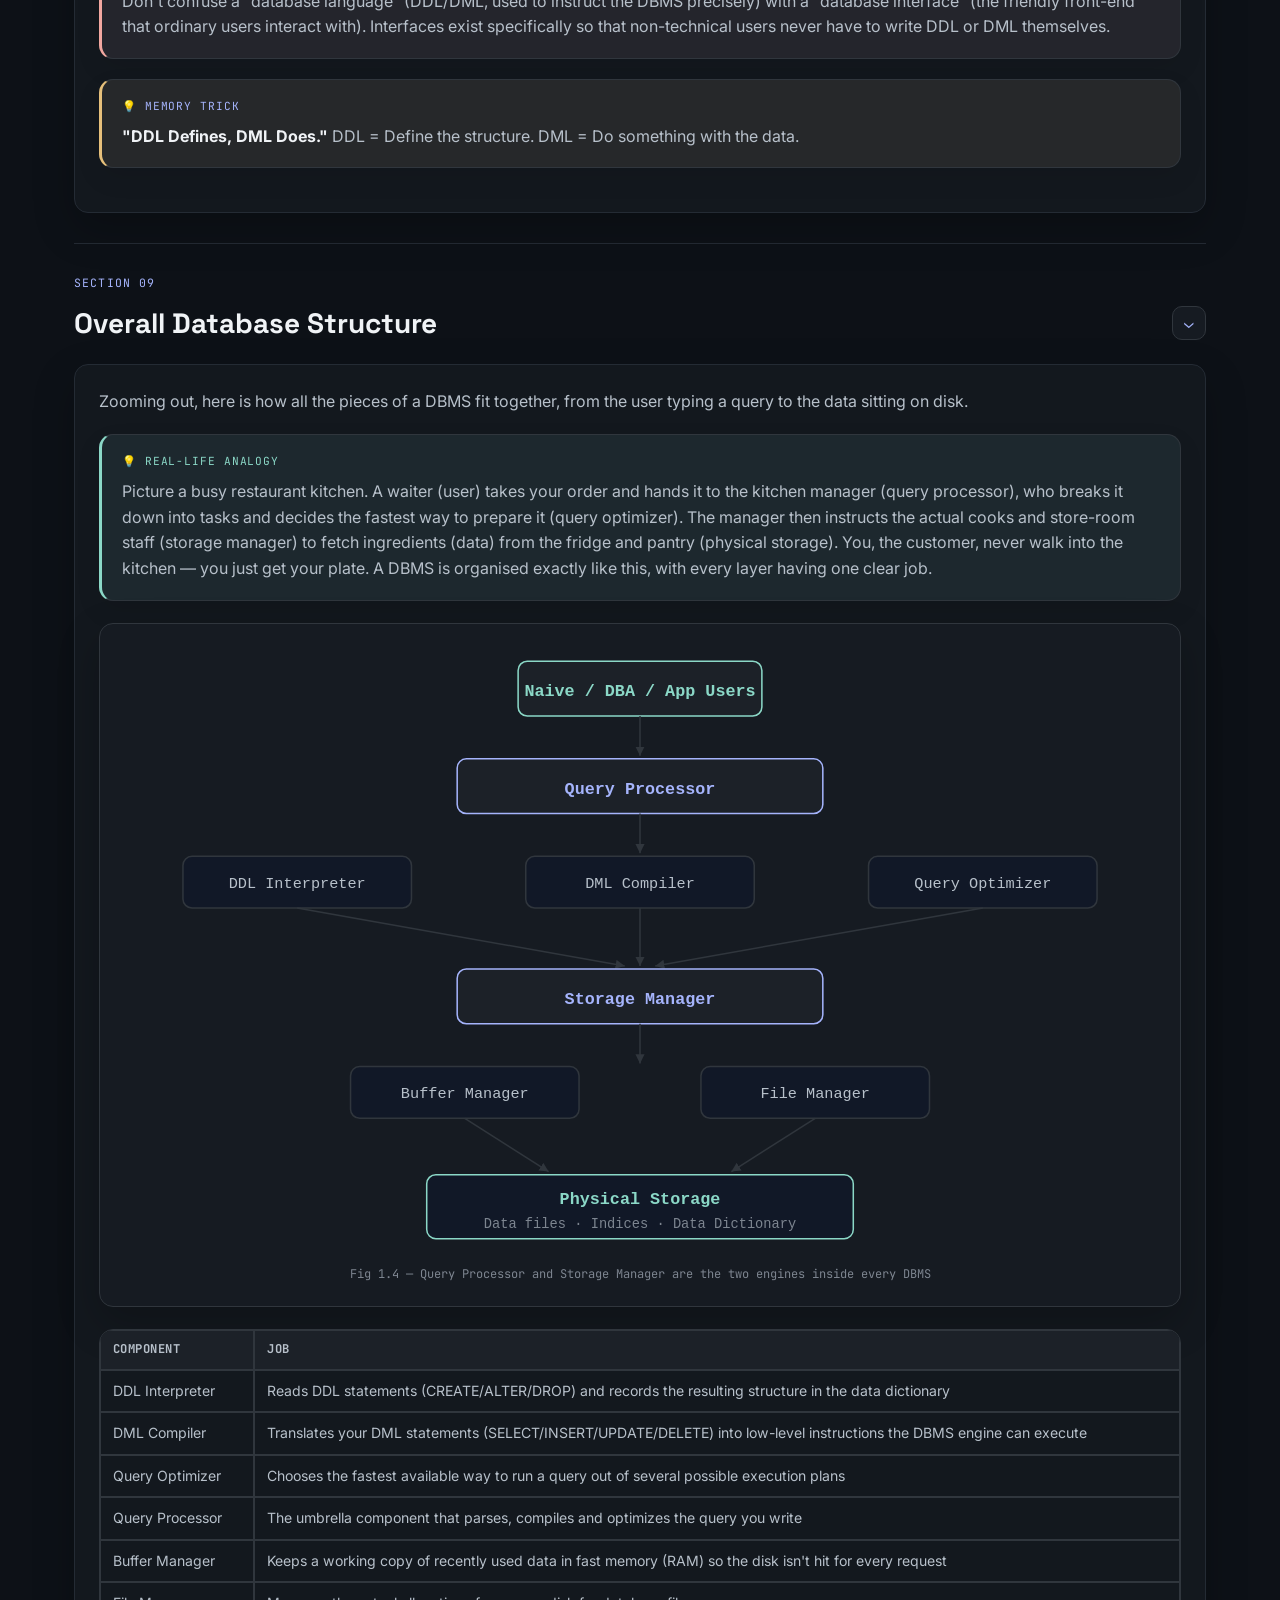
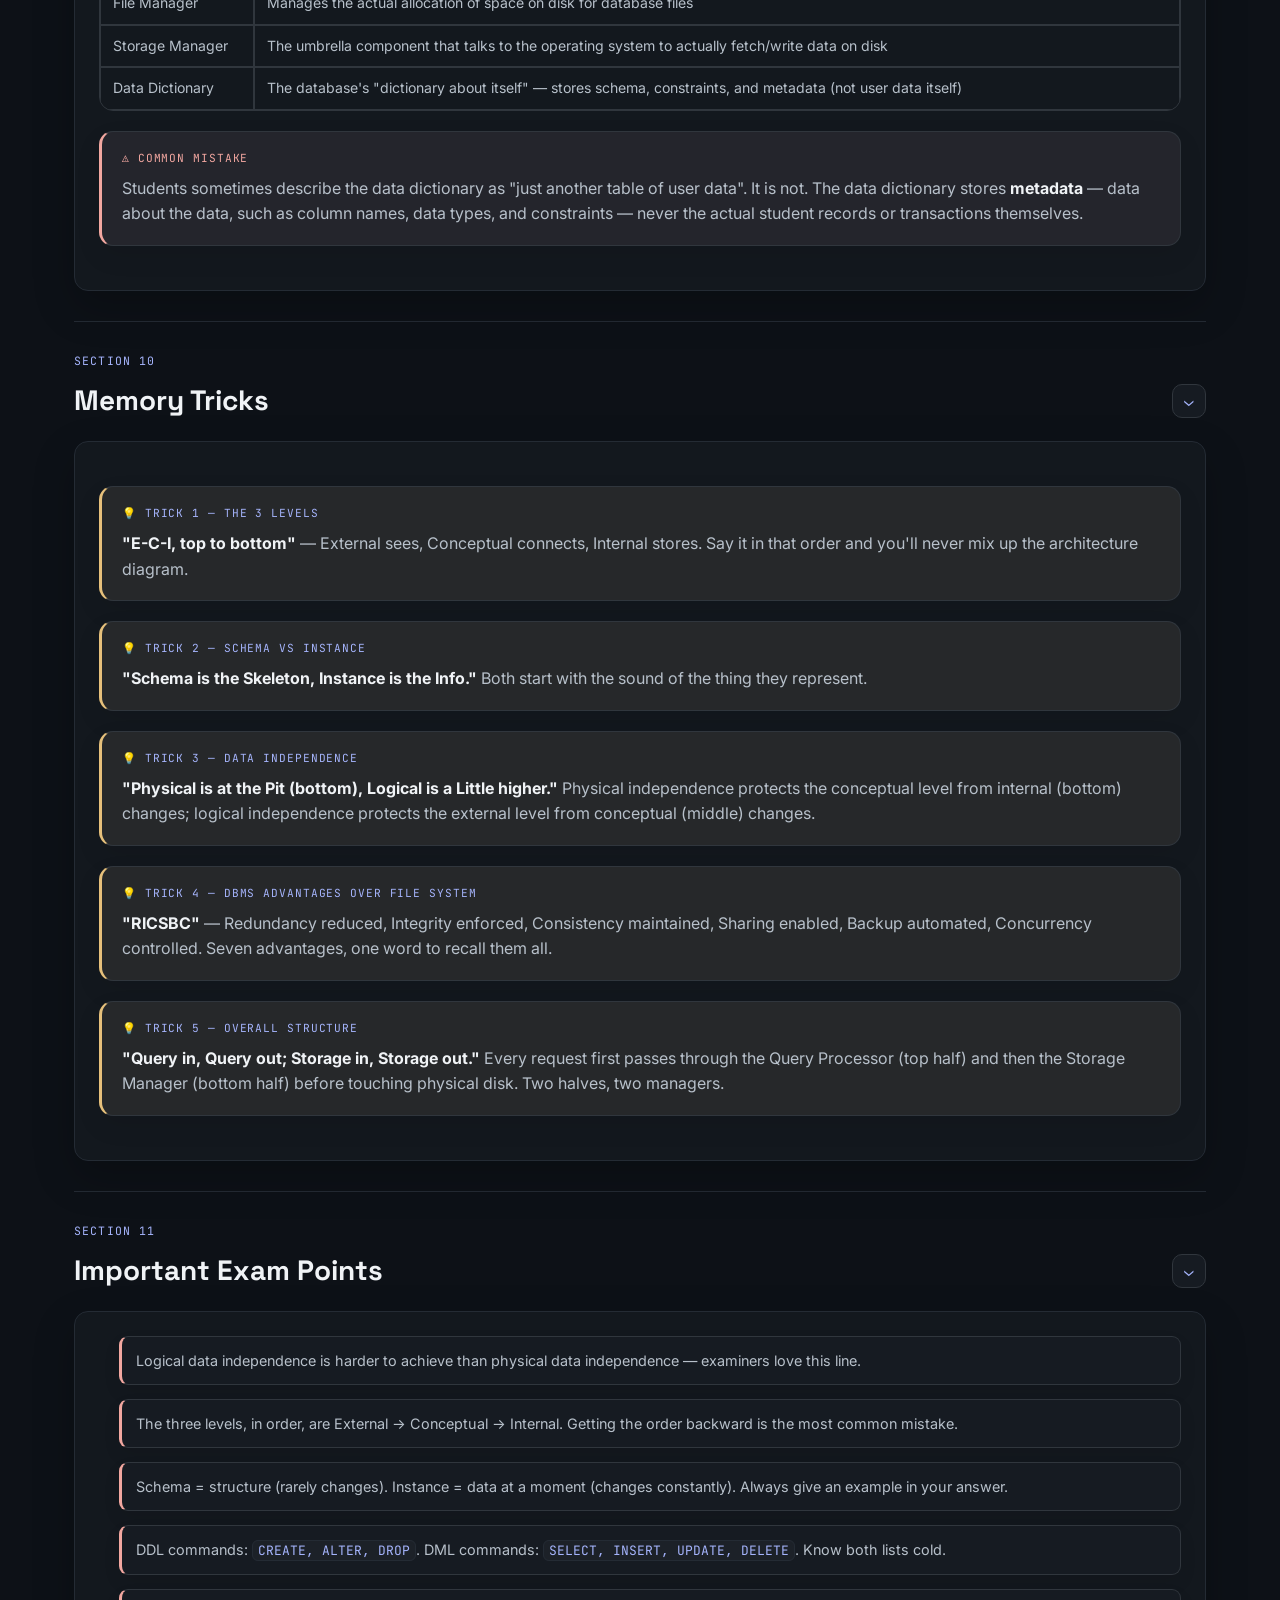
<file: chapter1.html>
<!DOCTYPE html>
<html lang="en">
<head>
<meta charset="UTF-8">
<meta name="viewport" content="width=device-width, initial-scale=1.0">
<title>Chapter 1 — Introduction to Database Systems | AKTU DBMS</title>
<meta name="description" content="AKTU DBMS Chapter 1: Introduction to Database Systems — overview, DBMS vs file system, architecture, schema & instances, data independence, DDL/DML, overall database structure.">
<link rel="preconnect" href="https://fonts.googleapis.com">
<link href="https://fonts.googleapis.com/css2?family=Space+Grotesk:wght@500;600;700&family=Inter:wght@400;500;600&family=JetBrains+Mono:wght@400;500;700&display=swap" rel="stylesheet">
<link rel="stylesheet" href="css/style.css">
<link rel="stylesheet" href="css/chapter.css">
</head>
<body>

<nav class="topnav">
  <div class="topnav-inner">
    <div class="brand">
      <span class="brand-mark">DB</span>
      DBMS Path <span class="brand-sub">&nbsp;/ AKTU</span>
    </div>
    <div class="nav-links">
      <a href="index.html#roadmap">Roadmap</a>
      <a href="index.html#tracker">Progress</a>
      <a href="index.html">Home</a>
    </div>
  </div>
</nav>

<header class="chapter-hero">
  <div class="container">
    <div class="breadcrumb"><a href="index.html">Home</a> / <a href="index.html#roadmap">Unit I</a> / Chapter 1</div>
    <div class="hero-eyebrow">Unit I &middot; Chapter 01 of 22</div>
    <h1 class="hero-title">Introduction to <span>Database Systems</span></h1>
    <p class="hero-desc">
      Before you can design a database, you need to know what one actually is, why it replaced plain files,
      and how it's built in layers. This chapter covers every AKTU Unit&nbsp;I "Introduction" topic, from
      the overview down to the overall database structure.
    </p>
    <div class="chapter-meta-row">
      <span class="badge">Difficulty: Beginner</span>
      <span class="badge">~2.5 hrs</span>
      <span class="badge">8 sub-topics</span>
    </div>

    <div class="toc-box">
      <h4>On this page</h4>
      <div class="toc-grid">
        <a href="#objectives">1. Learning Objectives</a>
        <a href="#topics-covered">2. AKTU Topics Covered</a>
        <a href="#overview">3. Overview of Database Systems</a>
        <a href="#db-vs-file">4. Database System vs File System</a>
        <a href="#architecture">5. Database System Architecture</a>
        <a href="#schema-instance">6. Data Models, Schema &amp; Instances</a>
        <a href="#independence">7. Data Independence</a>
        <a href="#languages">8. Database Languages &amp; Interfaces</a>
        <a href="#overall-structure">9. Overall Database Structure</a>
        <a href="#memory-tricks">10. Memory Tricks</a>
        <a href="#exam-points">11. Important Exam Points</a>
        <a href="#faqs">12. FAQs</a>
        <a href="#pyq">13. Previous Year Question Focus</a>
        <a href="#revision">14. Quick Revision Notes</a>
        <a href="#summary">15. Chapter Summary</a>
        <a href="#practice">16. Practice Questions</a>
        <a href="#quiz">17. Self-Test Quiz</a>
        <a href="#checklist">18. Chapter Checklist</a>
      </div>
    </div>
  </div>
</header>

<main class="container">

  <!-- 1. LEARNING OBJECTIVES -->
  <section class="topic-block" id="objectives">
    <div class="topic-kicker">Section 01</div>
    <h2>Learning Objectives</h2>
    <p>By the end of this chapter, you will be able to:</p>
    <ul class="obj-list">
      <li>Explain what a database and a DBMS are, in your own words.</li>
      <li>List concrete problems of storing data in plain files, and how a DBMS solves each one.</li>
      <li>Draw and label the three-level (ANSI-SPARC) database architecture.</li>
      <li>Tell apart a <strong>data model</strong>, a <strong>schema</strong>, and an <strong>instance</strong>.</li>
      <li>Explain physical and logical data independence with an example.</li>
      <li>Identify which SQL statements belong to DDL and which belong to DML.</li>
      <li>Sketch the overall structure of a DBMS and name its main components.</li>
    </ul>
  </section>

  <!-- 2. TOPICS COVERED -->
  <section class="topic-block" id="topics-covered">
    <div class="topic-kicker">Section 02</div>
    <h2>Official AKTU Topics Covered</h2>
    <div class="syllabus-box">
      <div class="label">Unit I &mdash; Introduction (as printed in the syllabus)</div>
      <ul>
        <li>Overview</li>
        <li>Database System vs File System</li>
        <li>Database System Concept and Architecture</li>
        <li>Data Model Schema and Instances</li>
        <li>Data Independence and Database Language and Interfaces</li>
        <li>Data Definition Language (DDL)</li>
        <li>DML (Data Manipulation Language)</li>
        <li>Overall Database Structure</li>
      </ul>
    </div>
  </section>

  <!-- 3. OVERVIEW -->
  <section class="topic-block" id="overview">
    <div class="topic-kicker">Section 03</div>
    <h2>Overview of Database Systems</h2>

    <div class="callout callout-easy">
      <div class="callout-label">&#9998; Very Easy Explanation</div>
      <p>
        Let's start from zero. <strong>Data</strong> is just raw facts &mdash; a name, a number, a date &mdash;
        on their own, with no meaning attached yet. The moment you organise that data so it means something
        ("Rohan scored 76 marks in DBMS"), it becomes <strong>information</strong>.
        A <strong>database</strong> is a large, organised collection of related data, stored in a computer so
        that it can be found, added to, or changed very quickly and reliably. Think of it as a very smart,
        very large digital notebook that never gets messy, no matter how many people write in it at once.
      </p>
      <p>
        A <strong>DBMS (Database Management System)</strong> is not the notebook itself &mdash; it is the
        librarian in charge of that notebook. You never touch the notebook directly. You ask the librarian
        ("show me all students with marks above 80") and the DBMS fetches exactly that, without you ever
        needing to know which page, shelf, or drawer the data is physically kept in.
      </p>
    </div>

    <div class="callout callout-analogy">
      <div class="callout-label">&#128161; Real-Life Analogy</div>
      <p>
        Imagine a huge government library with lakhs of books, and no librarian. You want a specific book on
        page 240 of some shelf, somewhere. You'd be searching for hours, and if two people try to update the
        same register at once, chaos follows. Now add a trained librarian: you tell them what you want, they
        instantly know exactly where it is, they make sure no two people damage the same book at the same
        time, and they keep a backup index of everything. That librarian is exactly what a DBMS does for
        your data.
      </p>
    </div>

    <div class="callout callout-why">
      <div class="callout-label">&#9889; Why This Topic Exists</div>
      <p>
        Every other chapter in this subject &mdash; ER models, SQL, normalization, transactions &mdash; is
        really just "more detail" about one of the ideas introduced here. If Chapter&nbsp;1 is shaky, every
        later chapter feels harder than it needs to be. This chapter is the foundation floor of the whole
        subject: you cannot design a good ER diagram (Chapter 2) if you don't first understand what a
        database is actually trying to achieve.
      </p>
    </div>

    <h3>Step-by-Step: What Actually Happens When You "Use" a Database</h3>
    <ol class="step-list">
      <li><strong>You make a request.</strong> Example: you open a college portal and click "Show my attendance".</li>
      <li><strong>The request reaches the DBMS.</strong> The application does not read the raw file itself &mdash; it asks the DBMS in a formal query language (like SQL).</li>
      <li><strong>The DBMS locates and fetches only the relevant data</strong> &mdash; not the entire database, just your attendance rows.</li>
      <li><strong>The DBMS checks rules along the way</strong> &mdash; for example, it will not let anyone insert a negative attendance value if a constraint says attendance must be &ge; 0.</li>
      <li><strong>The result is handed back</strong> to the application, which displays it to you as a neat attendance percentage.</li>
    </ol>
    <p>Notice that at no point did you, the user, need to know which hard disk block your data lives in. That gap between "what you asked for" and "how it was actually stored" is the entire idea this chapter builds toward.</p>

    <h3>Multiple Real-World Examples</h3>
    <div class="example-grid">
      <div class="example-card">
        <span class="ex-tag">College</span>
        <p>Your college's student record system: admission number, name, marks, attendance &mdash; all searchable in seconds. That's a database in action.</p>
      </div>
      <div class="example-card">
        <span class="ex-tag">Everyday app</span>
        <p>WhatsApp storing your chats, contacts, and media so they load instantly when you open the app.</p>
      </div>
      <div class="example-card">
        <span class="ex-tag">Bank</span>
        <p>Your bank keeping your account balance, so an ATM anywhere in the country shows the correct amount instantly.</p>
      </div>
      <div class="example-card">
        <span class="ex-tag">Online shopping</span>
        <p>Amazon or Flipkart storing every product, price, and your order history, and updating stock the instant an order is placed.</p>
      </div>
      <div class="example-card">
        <span class="ex-tag">Railways</span>
        <p>IRCTC checking seat availability across thousands of trains at once, and instantly locking a seat once you book it.</p>
      </div>
    </div>

    <h3>Data vs Information vs Database vs DBMS</h3>
    <p>Students often use these four words as if they mean the same thing. They don't. Keep this table in mind &mdash; it clears up a very common point of confusion.</p>
    <table class="data-table">
      <thead><tr><th>Term</th><th>What it means</th><th>Example</th></tr></thead>
      <tbody>
        <tr><td><strong>Data</strong></td><td>Raw, unprocessed facts with no context yet</td><td>"76", "Rohan", "B.Tech"</td></tr>
        <tr><td><strong>Information</strong></td><td>Data that has been organised/processed to have meaning</td><td>"Rohan, a B.Tech student, scored 76 marks"</td></tr>
        <tr><td><strong>Database</strong></td><td>The organised, stored collection of related data</td><td>The full "Students" table with every student's row</td></tr>
        <tr><td><strong>DBMS</strong></td><td>The software that manages, protects, and gives access to the database</td><td>MySQL, Oracle, PostgreSQL</td></tr>
      </tbody>
    </table>

    <div class="callout callout-mistake">
      <div class="callout-label">&#9888; Common Mistake</div>
      <p>
        Students frequently write "database" when they mean "DBMS", and vice versa, in exam answers. Remember:
        the <strong>database is the data</strong>; the <strong>DBMS is the software</strong> that manages that
        data. MySQL is a DBMS. The actual "College_Records" you build inside MySQL is the database.
      </p>
    </div>
  </section>

  <!-- 4. DB vs FILE SYSTEM -->
  <section class="topic-block" id="db-vs-file">
    <div class="topic-kicker">Section 04</div>
    <h2>Database System vs File System</h2>
    <p>
      Before DBMS existed, programs stored data directly in files (like <code>.txt</code> or <code>.dat</code> files),
      each application managing its own files. This is called the <strong>file processing system</strong>. To
      really appreciate why DBMS was invented, you first need to feel the pain of the file system &mdash; so
      let's build it up from zero.
    </p>

    <div class="callout callout-analogy">
      <div class="callout-label">&#128161; Real-Life Analogy</div>
      <p>
        Imagine every department in your college keeping its own separate diary for student information &mdash;
        the Fees office has a diary, the Exam office has a diary, the Hostel office has a diary. Each diary
        repeats the student's name and phone number. Now the student changes their phone number. Unless
        someone manually walks to every single office and updates every single diary, the diaries start
        disagreeing with each other. This is exactly what happens inside a file processing system, just with
        computer files instead of paper diaries.
      </p>
    </div>

    <h3>Step-by-Step: The Problems With File Systems</h3>
    <ol class="step-list">
      <li><strong>Data Redundancy:</strong> The same data (like a student's name) gets copied into multiple files used by different programs, wasting storage and effort.</li>
      <li><strong>Data Inconsistency:</strong> Because the same fact is stored in more than one place, an update in one file but not another leaves the system with two different "truths".</li>
      <li><strong>Difficulty in Accessing Data:</strong> If you need a new type of report (say, "students who live in a particular city"), and no existing program produces it, a programmer must write brand-new code just to read the files differently.</li>
      <li><strong>Data Isolation:</strong> Data is scattered across files in different formats, making it hard for one program to use data that "belongs" to another program.</li>
      <li><strong>Integrity Problems:</strong> Rules like "marks must be between 0 and 100" have to be manually enforced inside every single program that touches the data &mdash; and it's easy to forget one.</li>
      <li><strong>Atomicity Problems:</strong> If a money transfer program crashes halfway (debited from one account but not yet credited to another), the file system has no built-in way to safely undo the half-finished operation.</li>
      <li><strong>Concurrent Access Anomalies:</strong> If two users update the same file at the same time without any control, one person's update can silently overwrite the other's.</li>
      <li><strong>Security Problems:</strong> File systems typically protect data only at the whole-file level &mdash; you can't easily say "this user may see Name and Marks, but not Salary" the way a DBMS can.</li>
    </ol>

    <div class="diagram-frame">
      <svg viewBox="0 0 720 300" xmlns="http://www.w3.org/2000/svg" role="img" aria-label="Diagram comparing file system silos with a single shared database">
        <text x="170" y="26" text-anchor="middle" style="font:600 13px monospace;fill:var(--text-dim)">FILE SYSTEM (Old Way)</text>
        <rect x="20" y="45" width="120" height="34" rx="6" style="fill:var(--surface-2);stroke:var(--border)"/>
        <text x="80" y="66" text-anchor="middle" style="font:12px monospace;fill:var(--text)">Payroll App</text>
        <rect x="200" y="45" width="120" height="34" rx="6" style="fill:var(--surface-2);stroke:var(--border)"/>
        <text x="260" y="66" text-anchor="middle" style="font:12px monospace;fill:var(--text)">Library App</text>
        <rect x="20" y="110" width="120" height="34" rx="6" style="fill:var(--bg-raise);stroke:var(--danger)"/>
        <text x="80" y="131" text-anchor="middle" style="font:11px monospace;fill:var(--danger)">employee.dat</text>
        <rect x="200" y="110" width="120" height="34" rx="6" style="fill:var(--bg-raise);stroke:var(--danger)"/>
        <text x="260" y="131" text-anchor="middle" style="font:11px monospace;fill:var(--danger)">student.dat</text>
        <line x1="80" y1="79" x2="80" y2="110" style="stroke:var(--text-faint)" marker-end="url(#arrow)"/>
        <line x1="260" y1="79" x2="260" y2="110" style="stroke:var(--text-faint)" marker-end="url(#arrow)"/>
        <text x="170" y="175" text-anchor="middle" style="font:11px monospace;fill:var(--danger)">Duplicate "name", "address" fields in both files &#8594; inconsistency risk</text>

        <line x1="380" y1="150" x2="420" y2="150" style="stroke:var(--border)" stroke-dasharray="4 4"/>

        <text x="560" y="26" text-anchor="middle" style="font:600 13px monospace;fill:var(--text-dim)">DATABASE SYSTEM (New Way)</text>
        <rect x="470" y="45" width="110" height="34" rx="6" style="fill:var(--surface-2);stroke:var(--border)"/>
        <text x="525" y="66" text-anchor="middle" style="font:12px monospace;fill:var(--text)">Payroll App</text>
        <rect x="600" y="45" width="110" height="34" rx="6" style="fill:var(--surface-2);stroke:var(--border)"/>
        <text x="655" y="66" text-anchor="middle" style="font:12px monospace;fill:var(--text)">Library App</text>
        <line x1="525" y1="79" x2="590" y2="118" style="stroke:var(--text-faint)" marker-end="url(#arrow)"/>
        <line x1="655" y1="79" x2="595" y2="118" style="stroke:var(--text-faint)" marker-end="url(#arrow)"/>
        <rect x="500" y="120" width="190" height="34" rx="6" style="fill:var(--surface-2);stroke:var(--accent)"/>
        <text x="595" y="141" text-anchor="middle" style="font:600 12px monospace;fill:var(--accent)">DBMS</text>
        <line x1="595" y1="154" x2="595" y2="185" style="stroke:var(--accent)" marker-end="url(#arrowAccent)"/>
        <rect x="500" y="187" width="190" height="34" rx="6" style="fill:var(--bg-raise);stroke:var(--teal)"/>
        <text x="595" y="208" text-anchor="middle" style="font:11px monospace;fill:var(--teal)">One Shared Database</text>
        <text x="595" y="245" text-anchor="middle" style="font:11px monospace;fill:var(--teal)">Single copy of "name" &#8594; always consistent</text>

        <defs>
          <marker id="arrow" markerWidth="8" markerHeight="8" refX="6" refY="3" orient="auto"><path d="M0,0 L6,3 L0,6 Z" style="fill:var(--text-faint)"/></marker>
          <marker id="arrowAccent" markerWidth="8" markerHeight="8" refX="6" refY="3" orient="auto"><path d="M0,0 L6,3 L0,6 Z" style="fill:var(--accent)"/></marker>
        </defs>
      </svg>
      <div class="diagram-caption">Fig 1.1 — File system silos vs a single shared database</div>
    </div>

    <h3>Comparison Table</h3>
    <table class="data-table">
      <thead><tr><th>Point</th><th>File System</th><th>Database System (DBMS)</th></tr></thead>
      <tbody>
        <tr><td>Data redundancy</td><td>High &mdash; same data repeated in many files</td><td>Low &mdash; data stored once, shared</td></tr>
        <tr><td>Data consistency</td><td>Hard to maintain, easy to go wrong</td><td>Maintained automatically via constraints</td></tr>
        <tr><td>Data sharing</td><td>Difficult between applications</td><td>Easy, controlled, and simultaneous</td></tr>
        <tr><td>Security</td><td>Weak, file-level only</td><td>Strong, field/row-level access control</td></tr>
        <tr><td>Data independence</td><td>Not present &mdash; program tied to file structure</td><td>Present &mdash; structure can change without breaking programs</td></tr>
        <tr><td>Backup &amp; recovery</td><td>Manual, error-prone</td><td>Built-in, automated</td></tr>
        <tr><td>Concurrent access</td><td>Usually unsafe</td><td>Managed safely (concurrency control)</td></tr>
      </tbody>
    </table>

    <div class="callout callout-example">
      <div class="callout-label">Real-World Example</div>
      <p>
        In a college that uses separate files, the <em>Fees</em> office and the <em>Exam</em> office might
        each keep their own copy of "Student Name". If a student's name is corrected in one file but not the
        other, the two offices now disagree &mdash; that's a <strong>data inconsistency</strong> caused by
        redundancy. A DBMS keeps one row for that student, so both offices read the same value.
      </p>
    </div>

    <div class="callout callout-example">
      <div class="callout-label">Second Example — Bank Transfer</div>
      <p>
        Suppose &#8377;5,000 is transferred from Account&nbsp;A to Account&nbsp;B. In a raw file system, the
        debit and credit are two separate write operations to two separate files. If the system crashes right
        after debiting A but before crediting B, the money simply vanishes, and there's no automatic way to
        detect or fix it. A DBMS treats "debit A + credit B" as a single, indivisible <strong>transaction</strong>
        &mdash; either both steps happen, or neither does. (You'll study this in depth in Unit&nbsp;IV; for
        now, just remember it as one of the strongest real-world reasons DBMS was invented.)
      </p>
    </div>

    <div class="callout callout-mistake">
      <div class="callout-label">&#9888; Common Mistake</div>
      <p>
        Don't say "file systems don't have any security" &mdash; they do have basic security (like file
        permissions: read-only, read-write). The correct exam point is that file system security is
        <strong>coarse</strong> (whole file at a time), while DBMS security is <strong>fine-grained</strong>
        (can restrict access down to a specific column or row).
      </p>
    </div>
  </section>

  <!-- 5. ARCHITECTURE -->
  <section class="topic-block" id="architecture">
    <div class="topic-kicker">Section 05</div>
    <h2>Database System Concept &amp; Architecture</h2>
    <p>
      A DBMS separates <em>how data looks to a user</em> from <em>how data is actually stored</em>. This is
      done using the <strong>three-level (ANSI-SPARC) architecture</strong>, proposed by the ANSI/SPARC
      Study Group to make database systems flexible instead of rigid.
    </p>

    <div class="callout callout-analogy">
      <div class="callout-label">&#128161; Real-Life Analogy</div>
      <p>
        Think of a TV news channel. Viewers at home (external level) each choose their own language and
        subtitle settings &mdash; different views of the same broadcast. Behind the scenes, the news studio
        has one single master script and camera feed that everything is based on (conceptual level). And
        underneath all of that, there's the actual physical broadcasting equipment, cables, and satellite
        hardware sending out the signal (internal level). You, as a viewer, never need to think about
        satellites &mdash; you just pick a channel and language. That's exactly the separation the three-level
        architecture gives a database user.
      </p>
    </div>

    <h3>The Three Levels, Explained From Zero</h3>
    <ol class="step-list">
      <li><strong>External Level (View Level):</strong> What individual users see. Different users can see different, simplified "views" of the same data. Example: a fees clerk's screen shows only fee-related columns; a teacher's screen shows only marks.</li>
      <li><strong>Conceptual Level (Logical Level):</strong> Describes what data is stored and the relationships among it, for the whole database, ignoring physical storage details. This is where the overall schema lives.</li>
      <li><strong>Internal Level (Physical Level):</strong> Describes how data is actually stored on disk &mdash; files, indexes, block sizes. Closest to the hardware.</li>
    </ol>

    <div class="diagram-frame">
      <svg viewBox="0 0 640 320" xmlns="http://www.w3.org/2000/svg" role="img" aria-label="Three level ANSI SPARC database architecture diagram">
        <text x="320" y="24" text-anchor="middle" style="font:600 13px monospace;fill:var(--text-dim)">THREE-LEVEL ARCHITECTURE</text>

        <rect x="60" y="42" width="130" height="40" rx="6" style="fill:var(--surface-2);stroke:var(--teal)"/>
        <text x="125" y="66" text-anchor="middle" style="font:11px monospace;fill:var(--teal)">View A</text>
        <rect x="255" y="42" width="130" height="40" rx="6" style="fill:var(--surface-2);stroke:var(--teal)"/>
        <text x="320" y="66" text-anchor="middle" style="font:11px monospace;fill:var(--teal)">View B</text>
        <rect x="450" y="42" width="130" height="40" rx="6" style="fill:var(--surface-2);stroke:var(--teal)"/>
        <text x="515" y="66" text-anchor="middle" style="font:11px monospace;fill:var(--teal)">View C</text>
        <text x="10" y="66" style="font:600 10px monospace;fill:var(--text-faint)">EXTERNAL</text>

        <line x1="125" y1="82" x2="300" y2="128" style="stroke:var(--border)" marker-end="url(#a2)"/>
        <line x1="320" y1="82" x2="315" y2="128" style="stroke:var(--border)" marker-end="url(#a2)"/>
        <line x1="515" y1="82" x2="335" y2="128" style="stroke:var(--border)" marker-end="url(#a2)"/>

        <rect x="180" y="130" width="280" height="46" rx="6" style="fill:var(--surface-2);stroke:var(--accent)"/>
        <text x="320" y="158" text-anchor="middle" style="font:600 12px monospace;fill:var(--accent)">Conceptual Schema (Logical Level)</text>
        <text x="10" y="158" style="font:600 10px monospace;fill:var(--text-faint)">CONCEPTUAL</text>

        <line x1="320" y1="176" x2="320" y2="222" style="stroke:var(--border)" marker-end="url(#a2)"/>

        <rect x="180" y="224" width="280" height="46" rx="6" style="fill:var(--bg-raise);stroke:var(--text-faint)"/>
        <text x="320" y="252" text-anchor="middle" style="font:600 12px monospace;fill:var(--text)">Internal Schema (Physical Storage)</text>
        <text x="10" y="252" style="font:600 10px monospace;fill:var(--text-faint)">INTERNAL</text>

        <line x1="320" y1="270" x2="320" y2="300" style="stroke:var(--border)" marker-end="url(#a2)"/>
        <text x="320" y="314" text-anchor="middle" style="font:11px monospace;fill:var(--text-faint)">Physical Disk / Data Files</text>

        <defs><marker id="a2" markerWidth="8" markerHeight="8" refX="6" refY="3" orient="auto"><path d="M0,0 L6,3 L0,6 Z" style="fill:var(--border)"/></marker></defs>
      </svg>
      <div class="diagram-caption">Fig 1.2 — External, Conceptual and Internal levels, top to bottom</div>
    </div>

    <table class="data-table">
      <thead><tr><th>Level</th><th>Answers</th><th>Who sees it</th></tr></thead>
      <tbody>
        <tr><td>External</td><td>"What do <em>I</em> need to see?"</td><td>End users, applications</td></tr>
        <tr><td>Conceptual</td><td>"What data exists, and how does it relate?"</td><td>Database Administrator (DBA)</td></tr>
        <tr><td>Internal</td><td>"How is it physically stored?"</td><td>DBMS engine / storage layer</td></tr>
      </tbody>
    </table>

    <h3>Worked Example — One Database, Three Views</h3>
    <p>
      Suppose a college database has one big <code>Student</code> table with columns:
      Roll_No, Name, Marks, Fee_Due, Address, Phone.
    </p>
    <div class="example-grid">
      <div class="example-card">
        <span class="ex-tag">External view — Exam Cell</span>
        <p>Sees only Roll_No, Name, Marks. Fee_Due and Address are hidden from this view entirely.</p>
      </div>
      <div class="example-card">
        <span class="ex-tag">External view — Fees Office</span>
        <p>Sees only Roll_No, Name, Fee_Due. Marks are hidden from this view entirely.</p>
      </div>
      <div class="example-card">
        <span class="ex-tag">Conceptual level</span>
        <p>Knows the full picture: every column, every relationship, every constraint, for the whole institution.</p>
      </div>
      <div class="example-card">
        <span class="ex-tag">Internal level</span>
        <p>Knows this table is stored as a B-Tree indexed file split across specific disk blocks &mdash; something neither office ever needs to see.</p>
      </div>
    </div>

    <div class="callout callout-mistake">
      <div class="callout-label">&#9888; Common Mistake</div>
      <p>
        Students often think "external level" means "outside the computer" or "the internet". It doesn't.
        External here simply means <strong>closest to individual users</strong> &mdash; i.e. their personalised
        view of the data, still fully inside the DBMS.
      </p>
    </div>
  </section>

  <!-- 6. SCHEMA / INSTANCE -->
  <section class="topic-block" id="schema-instance">
    <div class="topic-kicker">Section 06</div>
    <h2>Data Models, Schema &amp; Instances</h2>

    <h3>Data Model</h3>
    <div class="callout callout-easy">
      <div class="callout-label">&#9998; Very Easy Explanation</div>
      <p>
        A <strong>data model</strong> is a collection of tools/concepts to describe data, its relationships,
        and constraints &mdash; it's the "blueprint language" you use to design a database (e.g. the
        relational model, which you'll study from Unit&nbsp;II onward).
      </p>
    </div>

    <div class="callout callout-analogy">
      <div class="callout-label">&#128161; Real-Life Analogy</div>
      <p>
        Before an architect builds a house, they draw a blueprint that shows rooms, doors, and how they
        connect &mdash; without worrying yet about the exact brand of cement or paint colour. A data model
        plays the same role for a database: it lets a designer describe "what data exists and how it relates"
        before ever touching physical storage details.
      </p>
    </div>

    <div class="callout callout-support">
      <div class="callout-label">Supporting Concept</div>
      <p>
        You will mostly work with the <strong>relational data model</strong> in this subject (Unit&nbsp;II
        onward), where data is organised into tables. Historically, older systems also used the
        <strong>hierarchical model</strong> (data arranged like a tree) and the <strong>network model</strong>
        (data arranged like a graph). You don't need depth on these for AKTU Unit&nbsp;I &mdash; just know the
        relational model is the one this entire course builds on.
      </p>
    </div>

    <h3>Schema vs Instance</h3>
    <p>This is one of the most commonly confused pairs in DBMS &mdash; and a favourite exam question.</p>
    <div class="example-grid">
      <div class="example-card">
        <span class="ex-tag">Schema</span>
        <p>The overall <strong>design/structure</strong> of the database. Like a blank form with labelled boxes: Roll_No, Name, Marks. It rarely changes.</p>
      </div>
      <div class="example-card">
        <span class="ex-tag">Instance</span>
        <p>The <strong>actual data</strong> stored at a given moment. Like the same form filled in with real values. It changes every time data is added or updated.</p>
      </div>
    </div>

    <table class="data-table">
      <thead><tr><th>Roll_No (int)</th><th>Name (varchar)</th><th>Marks (int)</th></tr></thead>
      <tbody>
        <tr><td>101</td><td>Aditi</td><td>88</td></tr>
        <tr><td>102</td><td>Rohan</td><td>76</td></tr>
      </tbody>
    </table>
    <p style="font-size:0.85rem;color:var(--text-faint);margin-top:-8px;">
      &#8593; The <strong>column headers + data types</strong> (Roll_No int, Name varchar, Marks int) are the <strong>schema</strong>.
      The <strong>rows</strong> (101, Aditi, 88) are one <strong>instance</strong> — tomorrow, after new admissions, the instance changes, but the schema stays the same.
    </p>

    <h3>Second Example — Library Book Register</h3>
    <p>
      A library database has a schema: <code>Book(Book_ID int, Title varchar, Author varchar, Available boolean)</code>.
      Today's instance might have 3,000 rows of real books. Tomorrow, when 20 new books arrive, the instance
      grows to 3,020 rows &mdash; but the schema (the four columns and their types) is untouched. If the
      library later decides to also track "Publication_Year", that's when the <strong>schema itself</strong>
      changes.
    </p>

    <div class="callout callout-mistake">
      <div class="callout-label">&#9888; Common Mistake</div>
      <p>
        Do not say "instance means one row". An instance is the <strong>entire snapshot of data in the
        database at one moment</strong> &mdash; i.e. all rows together, not a single row. This distinction
        matters for full marks.
      </p>
    </div>
  </section>

  <!-- 7. DATA INDEPENDENCE -->
  <section class="topic-block" id="independence">
    <div class="topic-kicker">Section 07</div>
    <h2>Data Independence</h2>
    <p>
      <strong>Data independence</strong> is the ability to change the schema at one level of the database
      without having to change the schema at the next higher level. It's the entire reason the three-level
      architecture exists.
    </p>

    <div class="callout callout-analogy">
      <div class="callout-label">&#128161; Real-Life Analogy</div>
      <p>
        Think about a mobile charger. When you plug your phone into a charger, you don't care whether the
        electricity behind the socket comes from a coal power plant, a solar panel, or a hydro dam &mdash;
        the socket "interface" stays the same no matter what changes on the other side. Data independence
        works the same way: the layer above doesn't need to know or care about a change made in the layer
        below, as long as the interface between them stays the same.
      </p>
    </div>

    <table class="data-table">
      <thead><tr><th>Type</th><th>Definition</th><th>Example</th></tr></thead>
      <tbody>
        <tr>
          <td><strong>Physical Data Independence</strong></td>
          <td>Ability to change the <em>internal</em> schema without changing the <em>conceptual</em> schema.</td>
          <td>DBA moves the database to a faster hard disk or adds an index &mdash; your SQL queries still work unchanged.</td>
        </tr>
        <tr>
          <td><strong>Logical Data Independence</strong></td>
          <td>Ability to change the <em>conceptual</em> schema without changing <em>external</em> schemas / application programs.</td>
          <td>A new column "Email" is added to the Student table &mdash; existing apps that don't use Email keep working without modification.</td>
        </tr>
      </tbody>
    </table>

    <div class="callout callout-support">
      <div class="callout-label">Supporting Concept</div>
      <p>
        Logical independence is generally considered <strong>harder to achieve</strong> than physical
        independence, because changes to logical structure (like removing a table) are more likely to ripple
        up and affect what applications expect to see. This single line is a very common one-mark question.
      </p>
    </div>

    <h3>More Examples to Lock This In</h3>
    <div class="example-grid">
      <div class="example-card">
        <span class="ex-tag">Physical</span>
        <p>The DBA compresses stored files to save disk space. Your <code>SELECT</code> queries in an app still return the same results, unaffected.</p>
      </div>
      <div class="example-card">
        <span class="ex-tag">Physical</span>
        <p>Switching the underlying storage from a hard disk drive to an SSD. The conceptual schema (tables, columns) doesn't need to change at all.</p>
      </div>
      <div class="example-card">
        <span class="ex-tag">Logical</span>
        <p>Splitting one big "Student" table into "Student_Personal" and "Student_Academic" tables at the conceptual level, while keeping an external view that still looks like one combined table to old applications.</p>
      </div>
    </div>

    <div class="callout callout-mistake">
      <div class="callout-label">&#9888; Common Mistake</div>
      <p>
        Students often mix up which independence protects which level. Use this rule: <strong>Physical
        Independence = Internal changes don't disturb Conceptual.</strong> <strong>Logical Independence =
        Conceptual changes don't disturb External.</strong> Read it top-down as "the level below changing
        should not disturb the level right above it".
      </p>
    </div>
  </section>

  <!-- 8. LANGUAGES & INTERFACES -->
  <section class="topic-block" id="languages">
    <div class="topic-kicker">Section 08</div>
    <h2>Database Languages &amp; Interfaces</h2>
    <p>A DBMS provides specialised languages to talk to the database. AKTU Unit&nbsp;I focuses on two of them:</p>

    <div class="callout callout-analogy">
      <div class="callout-label">&#128161; Real-Life Analogy</div>
      <p>
        Think of setting up a new almirah (cupboard) to store clothes. First you decide the design &mdash;
        how many shelves, how many drawers &mdash; and get it built. That's like <strong>DDL</strong>: you're
        defining the structure before anything is stored inside. Only after the almirah exists do you start
        putting clothes in, taking them out, or rearranging them &mdash; that day-to-day handling of what's
        <em>inside</em> the structure is like <strong>DML</strong>.
      </p>
    </div>

    <table class="data-table">
      <thead><tr><th>Language</th><th>Full Form</th><th>Purpose</th><th>Example Commands</th></tr></thead>
      <tbody>
        <tr><td><strong>DDL</strong></td><td>Data Definition Language</td><td>Defines/changes the schema &mdash; the structure itself</td><td><code>CREATE</code>, <code>ALTER</code>, <code>DROP</code></td></tr>
        <tr><td><strong>DML</strong></td><td>Data Manipulation Language</td><td>Works with the actual data inside that structure</td><td><code>SELECT</code>, <code>INSERT</code>, <code>UPDATE</code>, <code>DELETE</code></td></tr>
      </tbody>
    </table>

    <h3>Seeing DDL and DML Side by Side</h3>
    <p>You'll study SQL syntax in full detail from Unit&nbsp;II, but seeing it once here makes the DDL/DML difference concrete instead of abstract:</p>
    <div class="example-grid">
      <div class="example-card">
        <span class="ex-tag">DDL — builds the structure</span>
        <p><code>CREATE TABLE Student (Roll_No INT, Name VARCHAR(30), Marks INT);</code><br>This creates an empty table &mdash; no data yet, just the design.</p>
      </div>
      <div class="example-card">
        <span class="ex-tag">DML — fills it with data</span>
        <p><code>INSERT INTO Student VALUES (101, 'Aditi', 88);</code><br>This adds one actual row of data into the structure DDL created.</p>
      </div>
      <div class="example-card">
        <span class="ex-tag">DML — reads the data</span>
        <p><code>SELECT Name FROM Student WHERE Marks &gt; 80;</code><br>This retrieves data that already exists &mdash; it changes nothing about the structure.</p>
      </div>
      <div class="example-card">
        <span class="ex-tag">DDL — changes the structure</span>
        <p><code>ALTER TABLE Student ADD Email VARCHAR(40);</code><br>This changes the design itself by adding a brand-new column.</p>
      </div>
    </div>

    <div class="diagram-frame">
      <svg viewBox="0 0 640 190" xmlns="http://www.w3.org/2000/svg" role="img" aria-label="DDL builds the structure, DML works with the data inside it">
        <rect x="30" y="60" width="180" height="60" rx="8" style="fill:var(--surface-2);stroke:var(--accent)"/>
        <text x="120" y="85" text-anchor="middle" style="font:600 12px monospace;fill:var(--accent)">DDL</text>
        <text x="120" y="103" text-anchor="middle" style="font:10px monospace;fill:var(--text-dim)">builds the empty table</text>
        <line x1="210" y1="90" x2="270" y2="90" style="stroke:var(--border)" marker-end="url(#a3)"/>
        <rect x="272" y="60" width="180" height="60" rx="8" style="fill:var(--surface-2);stroke:var(--border)"/>
        <text x="362" y="85" text-anchor="middle" style="font:600 12px monospace;fill:var(--text)">Empty Schema</text>
        <text x="362" y="103" text-anchor="middle" style="font:10px monospace;fill:var(--text-dim)">Roll_No | Name | Marks</text>
        <line x1="452" y1="90" x2="512" y2="90" style="stroke:var(--border)" marker-end="url(#a3)"/>
        <rect x="514" y="60" width="110" height="60" rx="8" style="fill:var(--surface-2);stroke:var(--teal)"/>
        <text x="569" y="85" text-anchor="middle" style="font:600 12px monospace;fill:var(--teal)">DML</text>
        <text x="569" y="103" text-anchor="middle" style="font:10px monospace;fill:var(--text-dim)">fills / reads rows</text>
        <defs><marker id="a3" markerWidth="8" markerHeight="8" refX="6" refY="3" orient="auto"><path d="M0,0 L6,3 L0,6 Z" style="fill:var(--border)"/></marker></defs>
      </svg>
      <div class="diagram-caption">Fig 1.3 — DDL defines the container, DML operates on what's inside it</div>
    </div>

    <h3>Database Interfaces</h3>
    <p>
      Not everyone who uses a database knows how to write SQL. A cashier at a bank, or a librarian issuing a
      book, has never typed a query in their life &mdash; yet they interact with a database every single day.
      <strong>Interfaces</strong> are how different types of users actually interact with a DBMS without
      writing raw code:
    </p>
    <table class="data-table">
      <thead><tr><th>Interface Type</th><th>How it works</th><th>Everyday Example</th></tr></thead>
      <tbody>
        <tr><td><strong>Menu-based</strong></td><td>User picks from a list of pre-set options, no typing of queries needed</td><td>ATM screen: "Withdraw / Balance Enquiry / Mini Statement"</td></tr>
        <tr><td><strong>Form-based</strong></td><td>User fills structured labelled fields; the DBMS turns the form into a query behind the scenes</td><td>Filling an online college admission form</td></tr>
        <tr><td><strong>GUI (Graphical)</strong></td><td>Point-and-click visual tools to view/edit tables without writing SQL manually</td><td>MySQL Workbench, phpMyAdmin</td></tr>
        <tr><td><strong>Natural language</strong></td><td>User types a plain-English request; the DBMS interprets and converts it to a formal query</td><td>Asking a voice assistant "How many unread messages do I have?"</td></tr>
      </tbody>
    </table>

    <div class="callout callout-mistake">
      <div class="callout-label">&#9888; Common Mistake</div>
      <p>
        Don't confuse a "database language" (DDL/DML, used to instruct the DBMS precisely) with a "database
        interface" (the friendly front-end that ordinary users interact with). Interfaces exist specifically
        so that non-technical users never have to write DDL or DML themselves.
      </p>
    </div>

    <div class="callout callout-trick">
      <div class="callout-label">&#128161; Memory Trick</div>
      <p><strong>"DDL Defines, DML Does."</strong> DDL = Define the structure. DML = Do something with the data.</p>
    </div>
  </section>

  <!-- 9. OVERALL STRUCTURE -->
  <section class="topic-block" id="overall-structure">
    <div class="topic-kicker">Section 09</div>
    <h2>Overall Database Structure</h2>
    <p>Zooming out, here is how all the pieces of a DBMS fit together, from the user typing a query to the data sitting on disk.</p>

    <div class="callout callout-analogy">
      <div class="callout-label">&#128161; Real-Life Analogy</div>
      <p>
        Picture a busy restaurant kitchen. A waiter (user) takes your order and hands it to the kitchen
        manager (query processor), who breaks it down into tasks and decides the fastest way to prepare it
        (query optimizer). The manager then instructs the actual cooks and store-room staff (storage manager)
        to fetch ingredients (data) from the fridge and pantry (physical storage). You, the customer, never
        walk into the kitchen &mdash; you just get your plate. A DBMS is organised exactly like this, with
        every layer having one clear job.
      </p>
    </div>

    <div class="diagram-frame">
      <svg viewBox="0 0 680 400" xmlns="http://www.w3.org/2000/svg" role="img" aria-label="Overall database management system structure flowchart">
        <rect x="260" y="10" width="160" height="36" rx="6" style="fill:var(--surface-2);stroke:var(--teal)"/>
        <text x="340" y="33" text-anchor="middle" style="font:600 11px monospace;fill:var(--teal)">Naive / DBA / App Users</text>
        <line x1="340" y1="46" x2="340" y2="72" style="stroke:var(--border)" marker-end="url(#a4)"/>

        <rect x="220" y="74" width="240" height="36" rx="6" style="fill:var(--surface-2);stroke:var(--accent)"/>
        <text x="340" y="97" text-anchor="middle" style="font:600 11px monospace;fill:var(--accent)">Query Processor</text>
        <line x1="340" y1="110" x2="340" y2="136" style="stroke:var(--border)" marker-end="url(#a4)"/>

        <rect x="40" y="138" width="150" height="34" rx="6" style="fill:var(--bg-raise);stroke:var(--border)"/>
        <text x="115" y="159" text-anchor="middle" style="font:10px monospace;fill:var(--text-dim)">DDL Interpreter</text>
        <rect x="265" y="138" width="150" height="34" rx="6" style="fill:var(--bg-raise);stroke:var(--border)"/>
        <text x="340" y="159" text-anchor="middle" style="font:10px monospace;fill:var(--text-dim)">DML Compiler</text>
        <rect x="490" y="138" width="150" height="34" rx="6" style="fill:var(--bg-raise);stroke:var(--border)"/>
        <text x="565" y="159" text-anchor="middle" style="font:10px monospace;fill:var(--text-dim)">Query Optimizer</text>

        <line x1="115" y1="172" x2="330" y2="210" style="stroke:var(--border)" marker-end="url(#a4)"/>
        <line x1="340" y1="172" x2="340" y2="210" style="stroke:var(--border)" marker-end="url(#a4)"/>
        <line x1="565" y1="172" x2="350" y2="210" style="stroke:var(--border)" marker-end="url(#a4)"/>

        <rect x="220" y="212" width="240" height="36" rx="6" style="fill:var(--surface-2);stroke:var(--accent)"/>
        <text x="340" y="235" text-anchor="middle" style="font:600 11px monospace;fill:var(--accent)">Storage Manager</text>
        <line x1="340" y1="248" x2="340" y2="274" style="stroke:var(--border)" marker-end="url(#a4)"/>

        <rect x="150" y="276" width="150" height="34" rx="6" style="fill:var(--bg-raise);stroke:var(--border)"/>
        <text x="225" y="297" text-anchor="middle" style="font:10px monospace;fill:var(--text-dim)">Buffer Manager</text>
        <rect x="380" y="276" width="150" height="34" rx="6" style="fill:var(--bg-raise);stroke:var(--border)"/>
        <text x="455" y="297" text-anchor="middle" style="font:10px monospace;fill:var(--text-dim)">File Manager</text>

        <line x1="225" y1="310" x2="280" y2="345" style="stroke:var(--border)" marker-end="url(#a4)"/>
        <line x1="455" y1="310" x2="400" y2="345" style="stroke:var(--border)" marker-end="url(#a4)"/>

        <rect x="200" y="347" width="280" height="42" rx="6" style="fill:var(--bg-raise);stroke:var(--teal)"/>
        <text x="340" y="366" text-anchor="middle" style="font:600 11px monospace;fill:var(--teal)">Physical Storage</text>
        <text x="340" y="382" text-anchor="middle" style="font:9px monospace;fill:var(--text-faint)">Data files &middot; Indices &middot; Data Dictionary</text>

        <defs><marker id="a4" markerWidth="8" markerHeight="8" refX="6" refY="3" orient="auto"><path d="M0,0 L6,3 L0,6 Z" style="fill:var(--border)"/></marker></defs>
      </svg>
      <div class="diagram-caption">Fig 1.4 — Query Processor and Storage Manager are the two engines inside every DBMS</div>
    </div>

    <table class="data-table">
      <thead><tr><th>Component</th><th>Job</th></tr></thead>
      <tbody>
        <tr><td>DDL Interpreter</td><td>Reads DDL statements (CREATE/ALTER/DROP) and records the resulting structure in the data dictionary</td></tr>
        <tr><td>DML Compiler</td><td>Translates your DML statements (SELECT/INSERT/UPDATE/DELETE) into low-level instructions the DBMS engine can execute</td></tr>
        <tr><td>Query Optimizer</td><td>Chooses the fastest available way to run a query out of several possible execution plans</td></tr>
        <tr><td>Query Processor</td><td>The umbrella component that parses, compiles and optimizes the query you write</td></tr>
        <tr><td>Buffer Manager</td><td>Keeps a working copy of recently used data in fast memory (RAM) so the disk isn't hit for every request</td></tr>
        <tr><td>File Manager</td><td>Manages the actual allocation of space on disk for database files</td></tr>
        <tr><td>Storage Manager</td><td>The umbrella component that talks to the operating system to actually fetch/write data on disk</td></tr>
        <tr><td>Data Dictionary</td><td>The database's "dictionary about itself" &mdash; stores schema, constraints, and metadata (not user data itself)</td></tr>
      </tbody>
    </table>

    <div class="callout callout-mistake">
      <div class="callout-label">&#9888; Common Mistake</div>
      <p>
        Students sometimes describe the data dictionary as "just another table of user data". It is not.
        The data dictionary stores <strong>metadata</strong> &mdash; data about the data, such as column
        names, data types, and constraints &mdash; never the actual student records or transactions
        themselves.
      </p>
    </div>
  </section>

  <!-- 10. MEMORY TRICKS -->
  <section class="topic-block" id="memory-tricks">
    <div class="topic-kicker">Section 10</div>
    <h2>Memory Tricks</h2>
    <div class="callout callout-trick">
      <div class="callout-label">&#128161; Trick 1 — The 3 Levels</div>
      <p><strong>"E-C-I, top to bottom"</strong> — External sees, Conceptual connects, Internal stores. Say it in that order and you'll never mix up the architecture diagram.</p>
    </div>
    <div class="callout callout-trick">
      <div class="callout-label">&#128161; Trick 2 — Schema vs Instance</div>
      <p><strong>"Schema is the Skeleton, Instance is the Info."</strong> Both start with the sound of the thing they represent.</p>
    </div>
    <div class="callout callout-trick">
      <div class="callout-label">&#128161; Trick 3 — Data Independence</div>
      <p><strong>"Physical is at the Pit (bottom), Logical is a Little higher."</strong> Physical independence protects the conceptual level from internal (bottom) changes; logical independence protects the external level from conceptual (middle) changes.</p>
    </div>
    <div class="callout callout-trick">
      <div class="callout-label">&#128161; Trick 4 — DBMS Advantages Over File System</div>
      <p><strong>"RICSBC"</strong> — Redundancy reduced, Integrity enforced, Consistency maintained, Sharing enabled, Backup automated, Concurrency controlled. Seven advantages, one word to recall them all.</p>
    </div>
    <div class="callout callout-trick">
      <div class="callout-label">&#128161; Trick 5 — Overall Structure</div>
      <p><strong>"Query in, Query out; Storage in, Storage out."</strong> Every request first passes through the Query Processor (top half) and then the Storage Manager (bottom half) before touching physical disk. Two halves, two managers.</p>
    </div>
  </section>

  <!-- 11. EXAM POINTS -->
  <section class="topic-block" id="exam-points">
    <div class="topic-kicker">Section 11</div>
    <h2>Important Exam Points</h2>
    <ul class="exam-list">
      <li>Logical data independence is harder to achieve than physical data independence — examiners love this line.</li>
      <li>The three levels, in order, are External &rarr; Conceptual &rarr; Internal. Getting the order backward is the most common mistake.</li>
      <li>Schema = structure (rarely changes). Instance = data at a moment (changes constantly). Always give an example in your answer.</li>
      <li>DDL commands: <code>CREATE, ALTER, DROP</code>. DML commands: <code>SELECT, INSERT, UPDATE, DELETE</code>. Know both lists cold.</li>
      <li>Advantages of DBMS over file systems is a classic 5-mark question — be ready to list at least 5 points from the comparison table above with one-line explanations.</li>
      <li>Data dictionary stores "data about data" (metadata) — not the actual user data itself.</li>
      <li>File system problems to name from memory: redundancy, inconsistency, difficult access, isolation, integrity issues, atomicity issues, concurrency anomalies, weak security. Pick any 5 for a "list the disadvantages" question.</li>
      <li>Data model, schema and instance are three different things — data model is the design language, schema is one particular structure, instance is the data at a moment. Do not use these words interchangeably in answers.</li>
    </ul>
  </section>

  <!-- 12. FAQs -->
  <section class="topic-block" id="faqs">
    <div class="topic-kicker">Section 12</div>
    <h2>Frequently Asked Questions</h2>
    <div id="faq-container"></div>
  </section>

  <!-- 13. PYQ FOCUS -->
  <section class="topic-block" id="pyq">
    <div class="topic-kicker">Section 13</div>
    <h2>Previous Year Question Focus</h2>
    <p>Recurring question patterns from this topic in AKTU papers, so you know exactly what to prepare.</p>
    <table class="data-table">
      <thead><tr><th>Question Pattern</th><th>Typical Marks</th><th>How Often</th></tr></thead>
      <tbody>
        <tr><td>Explain the three-level database architecture with a diagram</td><td>7&ndash;10</td><td>Very High</td></tr>
        <tr><td>Differentiate between DBMS and File System</td><td>5&ndash;7</td><td>Very High</td></tr>
        <tr><td>Define data independence. Explain its types.</td><td>5&ndash;7</td><td>High</td></tr>
        <tr><td>What is a schema? How is it different from an instance?</td><td>2&ndash;5</td><td>High</td></tr>
        <tr><td>List and explain DDL and DML commands with examples</td><td>2&ndash;5</td><td>Medium</td></tr>
        <tr><td>Explain the overall structure / components of a DBMS</td><td>5&ndash;7</td><td>Medium</td></tr>
        <tr><td>List the disadvantages of the traditional file processing system</td><td>2&ndash;5</td><td>Medium</td></tr>
        <tr><td>What are database interfaces? Name and explain any two.</td><td>2&ndash;5</td><td>Low&ndash;Medium</td></tr>
      </tbody>
    </table>
  </section>

  <!-- 14. REVISION NOTES -->
  <section class="topic-block" id="revision">
    <div class="topic-kicker">Section 14</div>
    <h2>Quick Revision Notes</h2>
    <div class="revision-box">
      <ul>
        <li>Database = organised data. DBMS = software to manage it.</li>
        <li>DBMS beats file systems on: redundancy, consistency, sharing, security, independence, backup, concurrency.</li>
        <li>Three levels: External (user view) &rarr; Conceptual (overall logical design) &rarr; Internal (physical storage).</li>
        <li>Data model = design language. Schema = structure (stable). Instance = data snapshot (changes often).</li>
        <li>Physical independence: internal changes don't affect conceptual level. Logical independence: conceptual changes don't affect external level. Logical is harder.</li>
        <li>DDL defines structure (CREATE/ALTER/DROP). DML handles data (SELECT/INSERT/UPDATE/DELETE).</li>
        <li>DBMS structure = Query Processor (DDL interpreter, DML compiler, optimizer) + Storage Manager (buffer manager, file manager) sitting over physical storage + data dictionary.</li>
        <li>File systems suffer from: redundancy, inconsistency, difficult access, isolation, integrity problems, atomicity problems, concurrency anomalies, weak security.</li>
        <li>Database interfaces (menu-based, form-based, GUI, natural language) exist so non-technical users never need to write DDL/DML directly.</li>
      </ul>
    </div>
  </section>

  <!-- 15. SUMMARY -->
  <section class="topic-block" id="summary">
    <div class="topic-kicker">Section 15</div>
    <h2>Chapter Summary</h2>
    <p>
      A DBMS exists to fix the redundancy, inconsistency and fragility of plain file systems by centralising
      data behind one controlled layer. It achieves this using a three-level architecture that separates what
      users see (external), what the data actually means (conceptual), and how it's stored (internal) &mdash;
      and this separation is exactly what gives us physical and logical data independence. Every schema
      describes structure; every instance is a live snapshot of data inside that structure. Finally, DDL and
      DML are the two core languages you use to build and operate on that structure, run through a DBMS's
      query processor and storage manager down to physical disk. Master this chapter and Unit&nbsp;I's ER
      model chapters (2 &amp; 3) will click much faster.
    </p>
  </section>

  <!-- 16. PRACTICE QUESTIONS -->
  <section class="topic-block" id="practice">
    <div class="topic-kicker">Section 16</div>
    <h2>Practice Questions</h2>
    <ol class="practice-list">
      <li>Define DBMS. List any five advantages of a DBMS over a traditional file system. <span class="marks-tag">7 marks</span></li>
      <li>Draw and explain the three-level (ANSI-SPARC) database architecture. <span class="marks-tag">7 marks</span></li>
      <li>What is data independence? Differentiate between physical and logical data independence with examples. <span class="marks-tag">5 marks</span></li>
      <li>Differentiate between schema and instance with a suitable example. <span class="marks-tag">5 marks</span></li>
      <li>What are DDL and DML? Give two example commands of each. <span class="marks-tag">2 marks</span></li>
      <li>Explain the overall structure of a DBMS with the help of a diagram. <span class="marks-tag">7 marks</span></li>
      <li>Why is logical data independence harder to achieve than physical data independence? <span class="marks-tag">2 marks</span></li>
      <li>List the different types of database interfaces available to users. <span class="marks-tag">2 marks</span></li>
      <li>Explain, with an example, how atomicity problems occur in a file processing system but are avoided in a DBMS. <span class="marks-tag">5 marks</span></li>
      <li>Differentiate between a data model, a schema, and an instance, using one running example throughout. <span class="marks-tag">5 marks</span></li>
    </ol>
  </section>

  <!-- 17. QUIZ -->
  <section class="topic-block" id="quiz">
    <div class="topic-kicker">Section 17</div>
    <h2>Self-Test Quiz</h2>
    <p>Quick 8-question check. Pick an answer to see if you're right — this is scored only in your browser, nothing is sent anywhere.</p>
    <div id="quiz-container"></div>
    <div class="quiz-result-bar">
      <span>Your score</span>
      <span class="score" id="quiz-score">0 / 8</span>
    </div>
  </section>

  <!-- 18. CHECKLIST -->
  <section class="topic-block" id="checklist">
    <div class="topic-kicker">Section 18</div>
    <h2>Chapter Checklist</h2>
    <ul class="checklist" id="chapter-checklist"></ul>
  </section>

  <!-- MARK COMPLETE -->
  <section class="topic-block" style="border-bottom:none;">
    <div class="complete-panel">
      <h3>Done with Chapter 1?</h3>
      <p>Marking this complete updates your Progress Tracker on the home page automatically.</p>
      <button class="btn" id="mark-complete-btn">Mark Chapter Complete</button>
      <div class="complete-status" id="complete-status">&#10003; Chapter 1 marked complete. Great work!</div>
    </div>
  </section>

  <nav class="chapter-nav">
    <a class="chapter-nav-btn disabled" href="#"><span class="dir">&larr; PREVIOUS</span>You're at the start</a>
    <a class="chapter-nav-btn disabled" href="#"><span class="dir">NEXT &rarr;</span>Chapter 2 — coming soon</a>
  </nav>

</main>

<footer class="site-footer">
  <div class="container">
    Chapter 1 of 22 &middot; Unit I &middot; <a href="index.html#tracker">Back to Progress Tracker</a>
  </div>
</footer>

<script src="js/data.js"></script>
<script src="js/app.js"></script>
<script src="js/chapter1.js"></script>
</body>
</html>
</file>
<file: css/style.css>
/* ============================================================
   DBMS DIGITAL TEXTBOOK - COURSE SHELL
   Homepage, roadmap, dashboard, navigation, theme, mobile UI.
   ============================================================ */

:root {
  --bg: #0d1117;
  --bg-raise: #111827;
  --surface: #161b22;
  --surface-2: #1c2128;
  --surface-3: #222934;
  --surface-hover: #242c38;
  --card: #161b22;
  --code-bg: #0a0f16;
  --table-head: #1c2128;
  --callout-bg: #151b23;

  --border: #30363d;
  --border-soft: #242b34;

  --text: #f0f3f6;
  --text-dim: #b7c0ca;
  --text-faint: #7d8590;

  --accent: #a5b4fc;
  --accent-strong: #c4b5fd;
  --accent-hover: #c7d2fe;
  --accent-dim: #4f5f91;
  --primary: #d8b4fe;
  --primary-hover: #e9d5ff;
  --on-accent: #10131a;

  --teal: #8bd8c7;
  --teal-dim: #315c55;
  --blue: #8fb8ff;
  --warning: #e6c07b;
  --danger: #f2a7a0;
  --success: #9bd4a7;

  --locked: #6e7681;

  --nav-bg: rgba(13, 17, 23, 0.84);

  --shadow-soft: 0 24px 70px rgba(0, 0, 0, 0.34);
  --shadow-card: 0 16px 42px rgba(0, 0, 0, 0.22);

  --font-display: "Space Grotesk", "Segoe UI", system-ui, sans-serif;
  --font-body: "Inter", "Segoe UI", system-ui, sans-serif;
  --font-mono: "JetBrains Mono", "SFMono-Regular", Consolas, monospace;

  --radius: 14px;
  --radius-sm: 9px;
}

:root[data-theme="light"] {
  --bg: #f6f8fa;
  --bg-raise: #ffffff;
  --surface: #ffffff;
  --surface-2: #f6f8fa;
  --surface-3: #eef2f6;
  --surface-hover: #f0f3f6;
  --card: #ffffff;
  --code-bg: #f6f8fa;
  --table-head: #f0f3f6;
  --callout-bg: #ffffff;

  --border: #d0d7de;
  --border-soft: #eaeef2;

  --text: #24292f;
  --text-dim: #57606a;
  --text-faint: #6e7781;

  --accent: #6f42c1;
  --accent-strong: #8250df;
  --accent-hover: #5e35b1;
  --accent-dim: #d8c8f0;
  --primary: #0969da;
  --primary-hover: #0550ae;
  --on-accent: #ffffff;

  --teal: #1b7f79;
  --teal-dim: #c8ebe7;
  --blue: #0969da;
  --warning: #9a6700;
  --danger: #cf222e;
  --success: #1a7f37;

  --locked: #8c959f;

  --nav-bg: rgba(255, 255, 255, 0.82);

  --shadow-soft: 0 24px 70px rgba(31, 35, 40, 0.1);
  --shadow-card: 0 16px 42px rgba(31, 35, 40, 0.07);
}

* { box-sizing: border-box; }
html { scroll-behavior: smooth; }

body {
  margin: 0;
  background:
    linear-gradient(180deg, color-mix(in srgb, var(--surface-2) 26%, transparent), transparent 360px),
    var(--bg);
  color: var(--text);
  font-family: var(--font-body);
  line-height: 1.6;
  -webkit-font-smoothing: antialiased;
  transition: background-color 0.22s ease, color 0.22s ease;
  overflow-x: hidden;
}

a { color: var(--teal); text-decoration: none; }
a:hover { text-decoration: underline; }
img, svg { display: block; max-width: 100%; }
button, a { -webkit-tap-highlight-color: transparent; }

::selection { background: var(--accent); color: var(--on-accent); }
:focus-visible { outline: 2px solid var(--accent); outline-offset: 3px; }

.container {
  max-width: 1180px;
  margin: 0 auto;
  padding: 0 24px;
}

/* ---------- Navigation ---------- */

.topnav {
  position: sticky;
  top: 0;
  z-index: 50;
  background: var(--nav-bg);
  border-bottom: 1px solid var(--border-soft);
  backdrop-filter: blur(18px);
}

.topnav-inner {
  max-width: 1180px;
  margin: 0 auto;
  padding: 13px 24px;
  display: flex;
  align-items: center;
  gap: 18px;
}

.brand {
  display: inline-flex;
  align-items: center;
  gap: 11px;
  color: var(--text);
}

.brand:hover { text-decoration: none; }

.brand-logo {
  width: 38px;
  height: 38px;
  border-radius: 10px;
  box-shadow: 0 10px 26px rgba(0, 0, 0, 0.2);
}

.brand-copy {
  display: flex;
  flex-direction: column;
  line-height: 1.12;
}

.brand-copy strong {
  font-family: var(--font-display);
  font-size: 1rem;
  font-weight: 700;
}

.brand-copy small {
  color: var(--text-faint);
  font-size: 0.73rem;
}

.nav-panel {
  margin-left: auto;
  display: flex;
  align-items: center;
  gap: 12px;
}

.nav-links {
  display: flex;
  align-items: center;
  gap: 4px;
}

.nav-links a {
  color: var(--text-dim);
  font-size: 0.9rem;
  font-weight: 600;
  padding: 8px 10px;
  border-radius: 8px;
  transition: color 0.16s ease, background 0.16s ease, transform 0.16s ease;
}

.nav-links a:hover {
  color: var(--text);
  background: var(--surface-hover);
  text-decoration: none;
  transform: translateY(-1px);
}

.theme-toggle {
  min-height: 38px;
  border: 1px solid var(--border);
  border-radius: 999px;
  background: var(--surface);
  color: var(--text);
  display: inline-flex;
  align-items: center;
  gap: 8px;
  padding: 7px 12px;
  font-family: var(--font-mono);
  font-size: 0.74rem;
  cursor: pointer;
  box-shadow: var(--shadow-card);
  transition: transform 0.16s ease, border-color 0.16s ease, background 0.16s ease;
}

.theme-toggle:hover {
  transform: translateY(-1px);
  border-color: var(--accent-dim);
}

.theme-toggle-icon {
  width: 22px;
  height: 22px;
  display: inline-flex;
  align-items: center;
  justify-content: center;
  border-radius: 50%;
  background: var(--surface-2);
  color: var(--accent);
}

.nav-toggle {
  display: none;
  margin-left: auto;
  width: 42px;
  height: 42px;
  border: 1px solid var(--border);
  border-radius: 10px;
  background: var(--surface);
  cursor: pointer;
  padding: 10px;
}

.nav-toggle span {
  display: block;
  height: 2px;
  margin: 5px 0;
  border-radius: 999px;
  background: var(--text);
  transition: transform 0.18s ease, opacity 0.18s ease;
}

.nav-toggle[aria-expanded="true"] span:nth-child(1) { transform: translateY(7px) rotate(45deg); }
.nav-toggle[aria-expanded="true"] span:nth-child(2) { opacity: 0; }
.nav-toggle[aria-expanded="true"] span:nth-child(3) { transform: translateY(-7px) rotate(-45deg); }

/* ---------- Buttons ---------- */

.btn {
  font-family: var(--font-mono);
  font-size: 0.82rem;
  font-weight: 700;
  padding: 12px 18px;
  border-radius: 10px;
  border: 1px solid var(--accent);
  background: linear-gradient(135deg, var(--accent), var(--accent-strong));
  color: var(--on-accent);
  display: inline-flex;
  align-items: center;
  justify-content: center;
  min-height: 44px;
  box-shadow: 0 14px 28px rgba(0, 0, 0, 0.18);
  transition: transform 0.16s ease, box-shadow 0.16s ease, border-color 0.16s ease;
}

.btn:hover {
  transform: translateY(-2px);
  text-decoration: none;
  box-shadow: var(--shadow-card);
}

.btn-outline {
  background: color-mix(in srgb, var(--surface) 80%, transparent);
  color: var(--text);
  border-color: var(--border);
}

.btn-outline:hover { border-color: var(--text-dim); }

/* ---------- Hero ---------- */

.hero {
  position: relative;
  overflow: hidden;
  padding: 86px 0 58px;
  border-bottom: 1px solid var(--border-soft);
}

.hero::before {
  content: "";
  position: absolute;
  inset: 0;
  background-image:
    linear-gradient(color-mix(in srgb, var(--border-soft) 48%, transparent) 1px, transparent 1px),
    linear-gradient(90deg, color-mix(in srgb, var(--border-soft) 48%, transparent) 1px, transparent 1px);
  background-size: 42px 42px;
  mask-image: linear-gradient(180deg, rgba(0, 0, 0, 0.7), transparent 86%);
  pointer-events: none;
}

.hero-grid {
  position: relative;
  z-index: 1;
  display: grid;
  grid-template-columns: minmax(0, 1.08fr) minmax(320px, 0.72fr);
  gap: 32px;
  align-items: center;
}

.hero-copy,
.hero-panel,
.section-head {
  min-width: 0;
}

.hero-eyebrow {
  font-family: var(--font-mono);
  font-size: 0.78rem;
  letter-spacing: 0.1em;
  text-transform: uppercase;
  color: var(--teal);
  margin-bottom: 14px;
}

.hero-title {
  max-width: 760px;
  margin: 0 0 16px;
  font-family: var(--font-display);
  font-size: clamp(2.5rem, 6vw, 5.1rem);
  font-weight: 700;
  line-height: 1.02;
  letter-spacing: 0;
  overflow-wrap: break-word;
}

.hero-desc {
  max-width: 760px;
  margin: 0 0 28px;
  color: var(--text-dim);
  font-size: 1.08rem;
  overflow-wrap: break-word;
}

.hero-actions {
  display: flex;
  flex-wrap: wrap;
  gap: 12px;
  margin-bottom: 18px;
}

.hero-badges {
  display: flex;
  flex-wrap: wrap;
  gap: 10px;
}

.badge {
  font-family: var(--font-mono);
  font-size: 0.74rem;
  color: var(--text-dim);
  border: 1px solid var(--border);
  padding: 6px 11px;
  border-radius: 999px;
  background: color-mix(in srgb, var(--surface) 74%, transparent);
}

.hero-panel {
  background:
    linear-gradient(145deg, color-mix(in srgb, var(--surface-2) 90%, transparent), var(--surface)),
    var(--surface);
  border: 1px solid var(--border);
  border-radius: var(--radius);
  padding: 20px;
  box-shadow: var(--shadow-soft);
}

.hero-panel-top {
  display: flex;
  align-items: center;
  gap: 14px;
  margin-bottom: 18px;
  padding-bottom: 16px;
  border-bottom: 1px solid var(--border-soft);
}

.hero-panel-top img {
  width: 52px;
  height: 52px;
  border-radius: 12px;
}

.hero-panel-top span {
  display: block;
  color: var(--text-faint);
  font-size: 0.78rem;
  font-family: var(--font-mono);
}

.hero-panel-top strong {
  display: block;
  font-family: var(--font-display);
  font-size: 1rem;
}

.hero-stats {
  display: grid;
  grid-template-columns: repeat(2, 1fr);
  gap: 10px;
}

.hero-stat {
  min-height: 86px;
  padding: 15px;
  border: 1px solid var(--border-soft);
  border-radius: var(--radius-sm);
  background: color-mix(in srgb, var(--surface-3) 62%, transparent);
}

.hero-stat:last-child:nth-child(odd) {
  grid-column: 1 / -1;
}

.hero-stat strong {
  display: block;
  font-family: var(--font-display);
  font-size: 1.55rem;
  line-height: 1;
  color: var(--accent-strong);
}

.hero-stat span {
  display: block;
  margin-top: 8px;
  color: var(--text-dim);
  font-size: 0.8rem;
}

/* ---------- Sections ---------- */

.section { padding: 68px 0; }

.section-head {
  margin-bottom: 28px;
}

.section-eyebrow {
  font-family: var(--font-mono);
  font-size: 0.75rem;
  letter-spacing: 0.1em;
  color: var(--accent);
  text-transform: uppercase;
  margin-bottom: 8px;
}

.section-head h2 {
  max-width: 760px;
  margin: 0 0 8px;
  font-family: var(--font-display);
  font-size: clamp(1.75rem, 3vw, 2.4rem);
  line-height: 1.12;
  overflow-wrap: break-word;
}

.section-head p {
  max-width: 760px;
  margin: 0;
  color: var(--text-dim);
}

.overview-grid {
  display: grid;
  grid-template-columns: repeat(3, 1fr);
  gap: 16px;
}

.overview-card {
  background: var(--surface);
  border: 1px solid var(--border);
  border-radius: var(--radius);
  padding: 24px;
  box-shadow: var(--shadow-card);
  transition: transform 0.16s ease, border-color 0.16s ease;
}

.overview-card:hover {
  transform: translateY(-3px);
  border-color: var(--accent-dim);
}

.overview-icon {
  width: 36px;
  height: 36px;
  border-radius: 8px;
  display: inline-flex;
  align-items: center;
  justify-content: center;
  margin-bottom: 16px;
  background: color-mix(in srgb, var(--teal) 13%, transparent);
  border: 1px solid color-mix(in srgb, var(--teal) 42%, var(--border));
  color: var(--teal);
  font-family: var(--font-mono);
  font-size: 0.76rem;
  font-weight: 700;
}

.overview-card h3 {
  margin: 0 0 8px;
  font-family: var(--font-display);
  font-size: 1.08rem;
}

.overview-card p {
  margin: 0;
  color: var(--text-dim);
  font-size: 0.92rem;
}

/* ---------- Progress Dashboard ---------- */

.stats-grid {
  display: grid;
  grid-template-columns: repeat(4, 1fr);
  gap: 16px;
  margin-bottom: 28px;
}

.stat-card {
  min-height: 145px;
  background: linear-gradient(160deg, var(--surface), var(--surface-2));
  border: 1px solid var(--border);
  border-radius: var(--radius);
  padding: 20px;
  box-shadow: var(--shadow-card);
  position: relative;
  overflow: hidden;
}

.stat-card::after {
  content: "";
  position: absolute;
  inset: auto -24px -42px auto;
  width: 110px;
  height: 110px;
  border-radius: 50%;
  background: color-mix(in srgb, var(--teal) 10%, transparent);
  pointer-events: none;
}

.stat-wide {
  grid-column: span 2;
}

.stat-number,
.stat-number-sm {
  position: relative;
  z-index: 1;
  font-family: var(--font-display);
  font-size: 2rem;
  font-weight: 700;
  color: var(--text);
}

.stat-number-sm {
  color: var(--accent-strong);
  font-size: 1.45rem;
}

.stat-subtitle {
  position: relative;
  z-index: 1;
  margin: 8px 0 4px;
  color: var(--text-dim);
  font-size: 0.9rem;
}

.stat-label {
  position: relative;
  z-index: 1;
  margin-top: 8px;
  color: var(--text-faint);
  font-family: var(--font-mono);
  font-size: 0.72rem;
  text-transform: uppercase;
}

.stat-ring {
  --pct: 0;
  width: 82px;
  height: 82px;
  border-radius: 50%;
  margin-bottom: 12px;
  display: flex;
  align-items: center;
  justify-content: center;
  background: conic-gradient(var(--accent) calc(var(--pct) * 1%), var(--border-soft) 0);
  position: relative;
  font-family: var(--font-mono);
  font-weight: 700;
}

.stat-ring::before {
  content: "";
  position: absolute;
  inset: 7px;
  border-radius: 50%;
  background: var(--surface-2);
}

.stat-ring span {
  position: relative;
  z-index: 1;
  color: var(--text);
}

.unit-bars,
.tracker-list-wrap {
  margin-bottom: 28px;
  background: var(--surface);
  border: 1px solid var(--border);
  border-radius: var(--radius);
  padding: 20px;
  box-shadow: var(--shadow-card);
}

.unit-bars-head {
  display: flex;
  justify-content: space-between;
  gap: 12px;
  align-items: baseline;
  margin-bottom: 18px;
}

.unit-bars-head h3 {
  margin: 0;
  font-family: var(--font-display);
  font-size: 1.1rem;
}

.unit-bars-head span {
  color: var(--text-faint);
  font-family: var(--font-mono);
  font-size: 0.75rem;
}

.unit-bar-row { margin-bottom: 14px; }
.unit-bar-row:last-child { margin-bottom: 0; }

.unit-bar-label {
  display: flex;
  justify-content: space-between;
  gap: 12px;
  margin-bottom: 7px;
  color: var(--text-dim);
  font-family: var(--font-mono);
  font-size: 0.78rem;
}

.unit-bar-track {
  height: 9px;
  background: var(--border-soft);
  border-radius: 999px;
  overflow: hidden;
}

.unit-bar-fill {
  height: 100%;
  border-radius: inherit;
  background: linear-gradient(90deg, var(--teal), var(--blue), var(--accent));
  transition: width 0.35s ease;
}

.tracker-list {
  display: flex;
  flex-direction: column;
  gap: 10px;
  max-height: 560px;
  overflow: auto;
  padding-right: 4px;
}

.tracker-row {
  display: flex;
  align-items: center;
  justify-content: space-between;
  gap: 12px;
  padding: 14px;
  background: var(--surface-2);
  border: 1px solid var(--border-soft);
  border-radius: var(--radius-sm);
}

.tracker-row.is-disabled { opacity: 0.58; }

.tracker-row-info {
  display: flex;
  align-items: center;
  gap: 12px;
  min-width: 0;
}

.chapter-num {
  flex: 0 0 auto;
  font-family: var(--font-mono);
  font-size: 0.72rem;
  color: var(--text-faint);
}

.tracker-row-name {
  color: var(--text);
  font-size: 0.9rem;
}

.tracker-row-controls {
  display: flex;
  gap: 6px;
}

.mini-btn {
  font-family: var(--font-mono);
  font-size: 0.7rem;
  padding: 7px 9px;
  background: var(--surface);
  border: 1px solid var(--border);
  border-radius: 8px;
  color: var(--text-faint);
  cursor: pointer;
  transition: color 0.15s ease, border-color 0.15s ease, background 0.15s ease;
}

.mini-btn:hover:not(:disabled) {
  color: var(--text);
  border-color: var(--accent-dim);
}

.mini-btn.active {
  background: var(--accent);
  border-color: var(--accent);
  color: var(--on-accent);
  font-weight: 700;
}

.mini-btn:disabled { cursor: not-allowed; }

/* ---------- Roadmap ---------- */

.roadmap-list {
  display: flex;
  flex-direction: column;
  gap: 34px;
}

.unit-block {
  scroll-margin-top: 90px;
}

.unit-header {
  display: flex;
  align-items: center;
  justify-content: space-between;
  gap: 20px;
  margin-bottom: 16px;
  padding: 20px;
  background: linear-gradient(145deg, var(--surface), var(--surface-2));
  border: 1px solid var(--border);
  border-radius: var(--radius);
  box-shadow: var(--shadow-card);
}

.unit-tag {
  display: inline-flex;
  margin-bottom: 8px;
  padding: 4px 9px;
  border-radius: 6px;
  background: var(--accent);
  color: var(--on-accent);
  font-family: var(--font-mono);
  font-size: 0.72rem;
  font-weight: 700;
}

.unit-header h3 {
  margin: 0;
  font-family: var(--font-display);
  font-size: 1.25rem;
}

.unit-header p {
  margin: 4px 0 0;
  color: var(--text-dim);
  font-size: 0.88rem;
}

.unit-meter {
  min-width: 160px;
}

.unit-meter span {
  display: block;
  margin-bottom: 8px;
  text-align: right;
  color: var(--text-dim);
  font-family: var(--font-mono);
  font-size: 0.78rem;
}

.unit-meter div {
  height: 9px;
  border-radius: 999px;
  background: var(--border-soft);
  overflow: hidden;
}

.unit-meter i {
  display: block;
  height: 100%;
  border-radius: inherit;
  background: linear-gradient(90deg, var(--teal), var(--accent));
}

.chapter-grid {
  display: grid;
  grid-template-columns: repeat(2, minmax(0, 1fr));
  gap: 16px;
}

.chapter-card {
  min-height: 100%;
  display: flex;
  flex-direction: column;
  background: var(--surface);
  border: 1px solid var(--border);
  border-radius: var(--radius);
  padding: 20px;
  box-shadow: var(--shadow-card);
  transition: transform 0.16s ease, border-color 0.16s ease, box-shadow 0.16s ease, opacity 0.16s ease;
}

.chapter-card:hover {
  transform: translateY(-3px);
  border-color: var(--accent-dim);
  box-shadow: var(--shadow-soft);
}

.chapter-card.st-locked {
  opacity: 0.72;
}

.chapter-card-top {
  display: flex;
  justify-content: space-between;
  gap: 12px;
  align-items: center;
  margin-bottom: 12px;
}

.status-pill {
  display: inline-flex;
  align-items: center;
  gap: 6px;
  padding: 4px 9px;
  border-radius: 999px;
  border: 1px solid transparent;
  font-family: var(--font-mono);
  font-size: 0.68rem;
  font-weight: 700;
}

.status-pill span {
  font-size: 0.62rem;
}

.status-pill.st-locked {
  background: color-mix(in srgb, var(--locked) 18%, transparent);
  color: var(--text-faint);
  border-color: var(--border);
}

.status-pill.st-available {
  background: color-mix(in srgb, var(--accent) 16%, transparent);
  color: var(--accent-strong);
  border-color: color-mix(in srgb, var(--accent) 48%, var(--border));
}

.status-pill.st-in-progress,
.status-pill.st-completed {
  background: color-mix(in srgb, var(--teal) 16%, transparent);
  color: var(--teal);
  border-color: color-mix(in srgb, var(--teal) 48%, var(--border));
}

.chapter-title {
  margin: 0 0 12px;
  font-family: var(--font-display);
  font-size: 1.08rem;
  line-height: 1.22;
}

.chapter-topics {
  display: flex;
  flex-wrap: wrap;
  gap: 7px;
  margin-bottom: 16px;
}

.chapter-topics span {
  display: inline-flex;
  max-width: 100%;
  padding: 5px 8px;
  border-radius: 7px;
  background: var(--surface-2);
  border: 1px solid var(--border-soft);
  color: var(--text-dim);
  font-size: 0.77rem;
  line-height: 1.25;
}

.chapter-progress {
  margin-top: auto;
}

.chapter-progress-label {
  display: flex;
  justify-content: space-between;
  color: var(--text-faint);
  font-family: var(--font-mono);
  font-size: 0.72rem;
  margin-bottom: 7px;
}

.chapter-progress-track {
  height: 8px;
  border-radius: 999px;
  background: var(--border-soft);
  overflow: hidden;
}

.chapter-progress-track div {
  height: 100%;
  border-radius: inherit;
  background: linear-gradient(90deg, var(--teal), var(--accent));
  transition: width 0.35s ease;
}

.chapter-meta-grid {
  display: grid;
  grid-template-columns: repeat(3, 1fr);
  gap: 8px;
  margin: 15px 0 0;
}

.chapter-meta-grid span {
  min-width: 0;
  padding: 10px;
  border-radius: 8px;
  background: var(--surface-2);
  border: 1px solid var(--border-soft);
  color: var(--text-dim);
  font-size: 0.78rem;
}

.chapter-meta-grid b {
  display: block;
  margin-bottom: 3px;
  color: var(--text-faint);
  font-family: var(--font-mono);
  font-size: 0.65rem;
  text-transform: uppercase;
}

.chapter-start-btn {
  margin-top: 16px;
  width: 100%;
  min-height: 42px;
  border-radius: 10px;
  display: inline-flex;
  align-items: center;
  justify-content: center;
  background: linear-gradient(135deg, var(--accent), var(--accent-strong));
  color: var(--on-accent);
  font-family: var(--font-mono);
  font-size: 0.78rem;
  font-weight: 700;
  border: 1px solid var(--accent);
  transition: transform 0.15s ease, opacity 0.15s ease;
}

.chapter-start-btn:hover {
  text-decoration: none;
  transform: translateY(-1px);
}

.chapter-start-btn.is-disabled {
  background: var(--surface-2);
  color: var(--text-faint);
  border-color: var(--border);
  pointer-events: none;
}

/* ---------- Footer ---------- */

.site-footer {
  border-top: 1px solid var(--border-soft);
  padding: 30px 0;
  margin-top: 40px;
  color: var(--text-faint);
  background: color-mix(in srgb, var(--surface) 54%, transparent);
}

.footer-inner {
  display: flex;
  align-items: center;
  justify-content: space-between;
  gap: 16px;
  flex-wrap: wrap;
  font-size: 0.86rem;
}

.footer-brand {
  display: inline-flex;
  align-items: center;
  gap: 9px;
  color: var(--text-dim);
  font-weight: 700;
}

.footer-brand:hover { text-decoration: none; }

.footer-brand img {
  width: 28px;
  height: 28px;
  border-radius: 7px;
}

.site-footer a {
  color: var(--accent);
  font-weight: 700;
}

/* ---------- Responsive ---------- */

@media (max-width: 980px) {
  .hero-grid {
    grid-template-columns: 1fr;
  }

  .stats-grid {
    grid-template-columns: repeat(3, 1fr);
  }
}

@media (max-width: 780px) {
  .topnav-inner {
    padding: 12px 18px;
    flex-wrap: wrap;
  }

  .nav-toggle {
    display: inline-block;
  }

  .nav-panel {
    display: none;
    width: 100%;
    margin-left: 0;
    padding: 12px;
    border: 1px solid var(--border);
    border-radius: var(--radius);
    background: var(--surface);
    box-shadow: var(--shadow-card);
  }

  .nav-panel.is-open {
    display: flex;
    flex-direction: column;
    align-items: stretch;
  }

  .nav-links {
    flex-direction: column;
    align-items: stretch;
  }

  .nav-links a {
    padding: 11px 12px;
  }

  .theme-toggle {
    justify-content: center;
  }

  .hero {
    padding: 58px 0 42px;
  }

  .hero-title {
    font-size: 2.55rem;
  }

  .overview-grid,
  .chapter-grid {
    grid-template-columns: 1fr;
  }

  .stats-grid {
    grid-template-columns: repeat(2, 1fr);
  }

  .stat-wide {
    grid-column: span 2;
  }

  .tracker-row {
    flex-direction: column;
    align-items: stretch;
  }

  .tracker-row-controls {
    flex-wrap: wrap;
  }

  .mini-btn {
    flex: 1 1 120px;
  }
}

@media (max-width: 540px) {
  .container {
    padding: 0 18px;
    max-width: 100vw;
    overflow: hidden;
  }

  .hero-desc,
  .section-head p,
  .overview-card p,
  .tracker-row-name,
  .badge,
  .btn {
    overflow-wrap: anywhere;
  }

  .brand-copy small {
    display: none;
  }

  .hero-title {
    font-size: 2rem;
    max-width: 10ch;
  }

  .section-head h2 {
    max-width: 13ch;
  }

  .hero-actions .btn {
    width: 100%;
  }

  .hero-stats,
  .stats-grid,
  .chapter-meta-grid {
    grid-template-columns: 1fr;
  }

  .stat-wide {
    grid-column: span 1;
  }

  .unit-header {
    flex-direction: column;
    align-items: stretch;
  }

  .unit-meter {
    min-width: 0;
  }

  .unit-meter span {
    text-align: left;
  }

  .unit-bar-label {
    flex-direction: column;
    gap: 2px;
  }
}

@media (prefers-reduced-motion: reduce) {
  html { scroll-behavior: auto; }
  * { transition: none !important; animation: none !important; }
}
</file>
<file: css/chapter.css>
/* ============================================================
   CHAPTER PAGE COMPONENTS
   ============================================================ */

.reading-progress {
  position: fixed;
  top: 0;
  left: 0;
  right: 0;
  height: 4px;
  z-index: 80;
  background: transparent;
}
#reading-progress-fill {
  width: 0%;
  height: 100%;
  background: linear-gradient(90deg, var(--primary), var(--accent));
  box-shadow: 0 0 18px var(--accent-dim);
  transition: width 0.08s linear;
}

.chapter-hero {
  padding: 52px 0 34px;
  border-bottom: 1px solid var(--border-soft);
  background: linear-gradient(180deg, color-mix(in srgb, var(--surface) 26%, transparent), transparent);
}
.chapter-hero .container,
.chapter-hero .hero-desc,
.chapter-hero .hero-title {
  min-width: 0;
  overflow-wrap: anywhere;
}
.breadcrumb { font-family: var(--font-mono); font-size: 0.78rem; color: var(--text-faint); margin-bottom: 14px; }
.breadcrumb a { color: var(--text-dim); }
.chapter-meta-row { display: flex; gap: 10px; flex-wrap: wrap; margin-top: 18px; }

.toc-box {
  background: var(--surface); border: 1px solid var(--border); border-radius: var(--radius);
  padding: 20px; margin: 28px 0 0; box-shadow: var(--shadow-card);
}
.toc-box h4 { margin: 0 0 10px; font-family: var(--font-mono); font-size: 0.8rem; color: var(--text-faint); text-transform: uppercase; letter-spacing: 0.08em; }
.toc-grid { display: grid; grid-template-columns: repeat(2, 1fr); gap: 4px 20px; }
.toc-grid a { font-size: 0.86rem; color: var(--text-dim); padding: 3px 0; }
.toc-grid a:hover { color: var(--accent); }

.chapter-shell {
  display: grid;
  grid-template-columns: 260px minmax(0, 1fr);
  gap: 36px;
  align-items: start;
}
.chapter-content {
  min-width: 0;
  max-width: 820px;
}
.chapter-sidebar {
  position: sticky;
  top: 84px;
  max-height: calc(100vh - 110px);
  overflow: auto;
  background: var(--surface);
  border: 1px solid var(--border);
  border-radius: var(--radius);
  padding: 16px;
  margin-top: 34px;
  box-shadow: var(--shadow-card);
}
.sidebar-back {
  display: flex;
  align-items: center;
  justify-content: center;
  min-height: 38px;
  border-radius: 10px;
  background: var(--accent);
  color: var(--on-accent);
  font-family: var(--font-mono);
  font-size: 0.75rem;
  font-weight: 700;
  margin-bottom: 16px;
}
.sidebar-back:hover { text-decoration: none; }
.sidebar-title {
  font-family: var(--font-mono);
  font-size: 0.72rem;
  color: var(--text-faint);
  text-transform: uppercase;
  letter-spacing: 0.1em;
  margin: 0 0 10px;
}
.sidebar-toc {
  display: grid;
  gap: 4px;
}
.sidebar-toc a {
  color: var(--text-dim);
  border-radius: 8px;
  padding: 7px 9px;
  font-size: 0.84rem;
  transition: background 0.16s ease, color 0.16s ease, transform 0.16s ease;
}
.sidebar-toc a:hover,
.sidebar-toc a.active {
  color: var(--accent);
  background: var(--surface-2);
  text-decoration: none;
  transform: translateX(2px);
}

.topic-block {
  padding: 30px 0;
  border-bottom: 1px solid var(--border-soft);
  scroll-margin-top: 92px;
}
.topic-block:last-of-type { border-bottom: none; }
.topic-kicker {
  font-family: var(--font-mono); font-size: 0.72rem; color: var(--accent);
  text-transform: uppercase; letter-spacing: 0.1em; margin-bottom: 8px;
}
.topic-block h2 {
  font-family: var(--font-display);
  font-size: clamp(1.35rem, 2.5vw, 1.75rem);
  margin: 0 0 18px;
  display: flex;
  align-items: center;
  justify-content: space-between;
  gap: 12px;
}
.topic-block h3 { font-family: var(--font-display); font-size: 1.1rem; margin: 26px 0 10px; color: var(--text); }
.topic-block p { color: var(--text-dim); margin: 0 0 14px; }
.topic-block ul, .topic-block ol { color: var(--text-dim); padding-left: 20px; margin: 0 0 14px; }
.topic-block li { margin-bottom: 6px; }
.topic-block strong { color: var(--text); }
.topic-content {
  background: color-mix(in srgb, var(--surface) 72%, transparent);
  border: 1px solid var(--border-soft);
  border-radius: var(--radius);
  padding: 24px;
  box-shadow: var(--shadow-card);
}
.topic-block.is-collapsed .topic-content { display: none; }
.section-toggle {
  width: 34px;
  height: 34px;
  flex: 0 0 34px;
  border: 1px solid var(--border);
  border-radius: 10px;
  background: var(--surface);
  color: var(--accent);
  cursor: pointer;
  font-family: var(--font-mono);
  font-size: 1rem;
  line-height: 1;
  transition: transform 0.16s ease, border-color 0.16s ease;
}
.section-toggle:hover { transform: translateY(-1px); border-color: var(--accent-dim); }
.topic-block.is-collapsed .section-toggle { transform: rotate(-90deg); }

/* Objective list */
.obj-list { list-style: none; padding: 0; margin: 0; display: grid; gap: 10px; }
.obj-list li {
  display: flex; gap: 10px; align-items: flex-start; color: var(--text-dim);
  background: var(--card); border: 1px solid var(--border); border-radius: var(--radius-sm); padding: 12px 14px;
  box-shadow: 0 8px 20px rgba(0,0,0,0.07);
}
.obj-list li::before { content: "\2192"; color: var(--accent); font-weight: 700; }

/* Syllabus mapping box */
.syllabus-box {
  background: var(--callout-bg); border: 1px solid var(--border); border-left: 3px solid var(--accent);
  border-radius: var(--radius-sm); padding: 16px 18px; margin: 0;
}
.syllabus-box .label { font-family: var(--font-mono); font-size: 0.72rem; color: var(--accent); text-transform: uppercase; letter-spacing: 0.08em; margin-bottom: 8px; }
.syllabus-box ul { margin: 0; padding-left: 18px; }

/* Callout / definition boxes */
.callout {
  border-radius: var(--radius); padding: 18px 20px; margin: 20px 0;
  border: 1px solid var(--border); background: var(--callout-bg);
  box-shadow: 0 10px 26px rgba(0,0,0,0.08);
}
.callout-label {
  font-family: var(--font-mono); font-size: 0.7rem; text-transform: uppercase; letter-spacing: 0.08em;
  margin-bottom: 8px; display: flex; align-items: center; gap: 6px;
}
.callout-easy { border-left: 3px solid var(--teal); }
.callout-easy .callout-label { color: var(--teal); }
.callout-why { border-left: 3px solid var(--accent); }
.callout-why .callout-label { color: var(--accent); }
.callout-support { border-left: 3px solid var(--danger); background: color-mix(in srgb, var(--danger) 8%, var(--callout-bg)); }
.callout-support .callout-label { color: var(--danger); }
.callout-mistake { border-left: 3px solid var(--danger); background: color-mix(in srgb, var(--danger) 7%, var(--callout-bg)); }
.callout-mistake .callout-label { color: var(--danger); }
.callout-analogy { border-left: 3px solid var(--teal); background: color-mix(in srgb, var(--teal) 7%, var(--callout-bg)); }
.callout-analogy .callout-label { color: var(--teal); }
.callout-example { border-left: 3px solid var(--text-faint); }
.callout-example .callout-label { color: var(--text-dim); }
.callout-trick { border-left: 3px solid var(--warning); background: color-mix(in srgb, var(--warning) 8%, var(--callout-bg)); }
.callout-trick .callout-label { color: var(--accent); }
.callout p:last-child { margin-bottom: 0; }

/* Step list */
.step-list { counter-reset: step; list-style: none; padding: 0; margin: 0; }
.step-list li {
  counter-increment: step; position: relative; padding: 4px 0 18px 38px; color: var(--text-dim);
}
.step-list li::before {
  content: counter(step); position: absolute; left: 0; top: 2px;
  width: 26px; height: 26px; border-radius: 50%; background: var(--surface-2); border: 1px solid var(--accent-dim);
  color: var(--accent); font-family: var(--font-mono); font-size: 0.8rem; font-weight: 700;
  display: flex; align-items: center; justify-content: center;
}
.step-list li:not(:last-child)::after {
  content: ""; position: absolute; left: 13px; top: 30px; bottom: -4px; width: 1px; background: var(--border);
}

/* Example cards */
.example-grid { display: grid; grid-template-columns: repeat(auto-fit, minmax(230px, 1fr)); gap: 12px; margin: 16px 0; }
.example-card {
  background: var(--surface); border: 1px solid var(--border); border-radius: var(--radius); padding: 16px 18px;
  box-shadow: 0 10px 24px rgba(0,0,0,0.08);
  transition: transform 0.16s ease, border-color 0.16s ease;
}
.example-card:hover { transform: translateY(-2px); border-color: var(--teal-dim); }
.example-card .ex-tag { font-family: var(--font-mono); font-size: 0.68rem; color: var(--teal); text-transform: uppercase; margin-bottom: 6px; display: block; }
.example-card p { margin: 0; font-size: 0.88rem; }

.term-grid,
.question-grid {
  display: grid;
  grid-template-columns: repeat(auto-fit, minmax(220px, 1fr));
  gap: 14px;
  margin: 18px 0;
}
.term-card,
.question-card {
  background: var(--surface);
  border: 1px solid var(--border);
  border-radius: var(--radius);
  padding: 18px;
  box-shadow: 0 10px 24px rgba(0,0,0,0.08);
}
.term-card h3,
.question-card h3 {
  margin: 0 0 8px;
  font-family: var(--font-display);
  font-size: 1rem;
  color: var(--text);
}
.term-card p,
.question-card p,
.question-card li {
  color: var(--text-dim);
  font-size: 0.9rem;
}
.question-card ul,
.question-card ol {
  margin-bottom: 0;
}

/* Concept lenses and visual learning blocks */
.concept-lens {
  display: grid;
  grid-template-columns: repeat(4, minmax(0, 1fr));
  gap: 10px;
  margin: 18px 0 22px;
}
.lens-card {
  position: relative;
  min-height: 132px;
  padding: 16px;
  overflow: hidden;
  background: var(--surface);
  border: 1px solid var(--border);
  border-radius: var(--radius);
  box-shadow: 0 10px 24px rgba(0,0,0,0.07);
}
.lens-card::after {
  content: attr(data-step);
  position: absolute;
  right: 10px;
  bottom: 2px;
  color: color-mix(in srgb, var(--accent) 12%, transparent);
  font-family: var(--font-display);
  font-size: 3rem;
  font-weight: 700;
  line-height: 1;
}
.lens-label {
  display: block;
  margin-bottom: 8px;
  color: var(--accent);
  font-family: var(--font-mono);
  font-size: 0.68rem;
  font-weight: 700;
  text-transform: uppercase;
  letter-spacing: 0.08em;
}
.lens-card p {
  position: relative;
  z-index: 1;
  margin: 0;
  font-size: 0.86rem;
}

.visual-title {
  display: flex;
  align-items: center;
  gap: 10px;
  margin: 28px 0 8px;
}
.visual-title::before {
  content: "";
  width: 28px;
  height: 3px;
  flex: 0 0 28px;
  border-radius: 3px;
  background: linear-gradient(90deg, var(--primary), var(--accent));
}

.visual-note {
  display: grid;
  grid-template-columns: 38px minmax(0, 1fr);
  gap: 12px;
  align-items: start;
  margin: 14px 0;
  padding: 14px 16px;
  background: var(--surface-2);
  border: 1px solid var(--border);
  border-radius: var(--radius-sm);
}
.visual-note-icon {
  display: grid;
  width: 36px;
  height: 36px;
  place-items: center;
  border: 1px solid var(--accent-dim);
  border-radius: 9px;
  color: var(--accent);
  font-family: var(--font-mono);
  font-size: 0.76rem;
  font-weight: 700;
}
.visual-note p { margin: 0; font-size: 0.88rem; }

.scenario-strip {
  display: grid;
  grid-template-columns: 1fr auto 1fr auto 1fr;
  gap: 10px;
  align-items: stretch;
  margin: 18px 0;
}
.scenario-step {
  display: flex;
  min-height: 112px;
  flex-direction: column;
  justify-content: center;
  padding: 15px;
  background: var(--card);
  border: 1px solid var(--border);
  border-radius: var(--radius-sm);
}
.scenario-step span {
  color: var(--teal);
  font-family: var(--font-mono);
  font-size: 0.67rem;
  font-weight: 700;
  text-transform: uppercase;
}
.scenario-step strong { display: block; margin: 5px 0; font-size: 0.9rem; }
.scenario-step p { margin: 0; font-size: 0.8rem; }
.scenario-arrow {
  display: grid;
  place-items: center;
  color: var(--accent);
  font-family: var(--font-mono);
  font-weight: 700;
}

.mini-table {
  display: grid;
  overflow: hidden;
  border: 1px solid var(--border);
  border-radius: var(--radius-sm);
  margin: 16px 0;
}
.mini-row {
  display: grid;
  grid-template-columns: repeat(3, minmax(0, 1fr));
}
.mini-row > span {
  padding: 9px 11px;
  border-right: 1px solid var(--border-soft);
  border-bottom: 1px solid var(--border-soft);
  color: var(--text-dim);
  font-size: 0.82rem;
}
.mini-row > span:last-child { border-right: 0; }
.mini-row:last-child > span { border-bottom: 0; }
.mini-row.mini-head > span {
  background: var(--surface-2);
  color: var(--text);
  font-family: var(--font-mono);
  font-size: 0.7rem;
  font-weight: 700;
  text-transform: uppercase;
}
.changed-cell {
  color: var(--accent) !important;
  background: color-mix(in srgb, var(--accent) 9%, transparent);
}

.sql-example {
  margin: 16px 0;
  overflow: hidden;
  background: var(--code-bg);
  border: 1px solid color-mix(in srgb, var(--accent) 24%, var(--border));
  border-radius: var(--radius);
  box-shadow: 0 14px 30px rgba(0,0,0,0.16);
}
.sql-head {
  display: flex;
  align-items: center;
  justify-content: space-between;
  gap: 12px;
  padding: 9px 14px;
  color: var(--text-faint);
  background: var(--surface-2);
  border-bottom: 1px solid var(--border-soft);
  font-family: var(--font-mono);
  font-size: 0.7rem;
}
.sql-dots { color: var(--warning); letter-spacing: 0.2em; }
.sql-example pre {
  margin: 0;
  padding: 17px;
  overflow-x: auto;
  color: var(--text-dim);
  font: 0.82rem/1.75 var(--font-mono);
}
.sql-keyword { color: var(--primary); }
.sql-value { color: var(--warning); }
.sql-comment { color: var(--text-faint); }

.exam-angle {
  display: grid;
  grid-template-columns: 1fr 1fr;
  gap: 12px;
  margin: 20px 0 0;
}
.angle-card {
  padding: 16px 18px;
  background: var(--surface);
  border: 1px solid var(--border);
  border-radius: var(--radius);
}
.angle-card h4 {
  margin: 0 0 7px;
  color: var(--text);
  font-family: var(--font-mono);
  font-size: 0.75rem;
  text-transform: uppercase;
  letter-spacing: 0.06em;
}
.angle-card:first-child { border-top: 3px solid var(--danger); }
.angle-card:last-child { border-top: 3px solid var(--teal); }
.angle-card p { margin: 0; font-size: 0.86rem; }

.section-takeaway {
  display: grid;
  grid-template-columns: auto minmax(0, 1fr);
  gap: 14px;
  align-items: center;
  margin-top: 14px;
  padding: 14px 16px;
  background: linear-gradient(100deg, color-mix(in srgb, var(--teal) 10%, var(--surface)), var(--surface));
  border: 1px solid var(--teal-dim);
  border-radius: var(--radius);
}
.section-takeaway span {
  color: var(--teal);
  font-family: var(--font-mono);
  font-size: 0.67rem;
  font-weight: 700;
  text-transform: uppercase;
  letter-spacing: 0.06em;
  white-space: nowrap;
}
.section-takeaway p { margin: 0; font-size: 0.87rem; }

/* Diagram frame */
.diagram-frame {
  background: var(--surface); border: 1px solid var(--border); border-radius: var(--radius);
  padding: 22px; margin: 22px 0; overflow-x: auto; box-shadow: var(--shadow-card);
}
.diagram-frame svg {
  display: block;
  width: 100%;
  min-width: 620px;
  height: auto;
}
.diagram-frame.compact svg { min-width: 540px; }
.diagram-caption { text-align: center; font-family: var(--font-mono); font-size: 0.75rem; color: var(--text-faint); margin-top: 10px; }

/* Tables */
.data-table {
  width: 100%;
  border-collapse: separate;
  border-spacing: 0;
  margin: 18px 0;
  font-size: 0.88rem;
  overflow: hidden;
  border: 1px solid var(--border);
  border-radius: var(--radius);
}
.data-table th, .data-table td { border: 1px solid var(--border); padding: 9px 12px; text-align: left; }
.data-table th { background: var(--table-head); font-family: var(--font-mono); font-size: 0.76rem; text-transform: uppercase; letter-spacing: 0.04em; color: var(--text-dim); }
.data-table td { color: var(--text-dim); }
.data-table tr:hover td { background: var(--surface-hover); }

/* Exam points */
.exam-list { list-style: none; padding: 0; margin: 0; display: grid; gap: 8px; }
.exam-list li {
  background: var(--surface); border: 1px solid var(--border); border-left: 3px solid var(--danger);
  border-radius: var(--radius-sm); padding: 12px 14px; color: var(--text-dim); font-size: 0.9rem;
  box-shadow: 0 8px 18px rgba(0,0,0,0.07);
}

/* FAQ accordion */
.faq-item { border: 1px solid var(--border); border-radius: var(--radius); margin-bottom: 10px; overflow: hidden; background: var(--surface); box-shadow: 0 8px 18px rgba(0,0,0,0.07); }
.faq-q {
  width: 100%; text-align: left; background: none; border: none; color: var(--text);
  font-family: var(--font-body); font-weight: 600; font-size: 0.92rem; padding: 14px 16px;
  cursor: pointer; display: flex; justify-content: space-between; align-items: center; gap: 10px;
}
.faq-q::after { content: "+"; font-family: var(--font-mono); color: var(--accent); font-size: 1.1rem; transition: transform 0.2s ease; }
.faq-item.open .faq-q::after { transform: rotate(45deg); }
.faq-a { max-height: 0; overflow: hidden; transition: max-height 0.25s ease; color: var(--text-dim); font-size: 0.88rem; }
.faq-a-inner { padding: 0 16px 14px; }
.faq-item.open .faq-a { max-height: 400px; }

/* PYQ table already uses data-table */

/* Revision notes */
.revision-box {
  background: linear-gradient(160deg, var(--surface-2), var(--surface));
  border: 1px dashed var(--border);
  border-radius: var(--radius);
  padding: 22px;
  box-shadow: var(--shadow-card);
}
.revision-box ul { margin: 0; padding-left: 18px; }
.revision-box li { margin-bottom: 8px; }

/* Practice Qs */
.practice-list { list-style: decimal; padding-left: 22px; color: var(--text-dim); }
.practice-list li { margin-bottom: 10px; }
.marks-tag { font-family: var(--font-mono); font-size: 0.7rem; color: var(--text-faint); border: 1px solid var(--border); padding: 1px 7px; border-radius: 10px; margin-left: 6px; }

/* Quiz */
.quiz-card { background: var(--surface); border: 1px solid var(--border); border-radius: var(--radius); padding: 20px 22px; margin-bottom: 14px; box-shadow: var(--shadow-card); }
.quiz-q { font-weight: 600; margin-bottom: 12px; color: var(--text); }
.quiz-options { display: grid; gap: 8px; }
.quiz-opt {
  text-align: left; padding: 10px 14px; border: 1px solid var(--border); border-radius: var(--radius-sm);
  background: var(--bg-raise); color: var(--text-dim); cursor: pointer; font-family: var(--font-body); font-size: 0.9rem;
  transition: border-color 0.15s ease;
}
.quiz-opt:hover { border-color: var(--text-dim); transform: translateX(2px); }
.quiz-opt.correct { border-color: var(--success); background: color-mix(in srgb, var(--success) 10%, var(--surface)); color: var(--success); }
.quiz-opt.wrong { border-color: var(--danger); background: color-mix(in srgb, var(--danger) 10%, var(--surface)); color: var(--danger); }
.quiz-opt:disabled { cursor: default; }
.quiz-result-bar {
  display: flex; align-items: center; justify-content: space-between;
  background: var(--surface-2); border: 1px solid var(--border); border-radius: var(--radius);
  padding: 16px 20px; margin-top: 6px; font-family: var(--font-mono);
}
.quiz-result-bar .score { color: var(--accent); font-size: 1.3rem; font-weight: 700; }
/* Checklist */
.checklist { list-style: none; padding: 0; margin: 0; display: grid; gap: 8px; }
.checklist li {
  display: flex; align-items: center; gap: 10px; background: var(--surface); border: 1px solid var(--border);
  border-radius: var(--radius-sm); padding: 10px 14px; cursor: pointer; font-size: 0.9rem; color: var(--text-dim);
}
.checklist input { width: 16px; height: 16px; accent-color: var(--accent); }
.checklist li.checked { color: var(--text); border-color: var(--teal-dim); }
.checklist li.checked span { text-decoration: line-through; text-decoration-color: var(--text-faint); }

/* Complete chapter panel */
.complete-panel {
  background: linear-gradient(160deg, var(--surface-2), var(--surface));
  border: 1px solid var(--border); border-radius: var(--radius); padding: 30px 26px;
  text-align: center; margin-top: 10px; box-shadow: var(--shadow-soft);
}
.complete-panel h3 { font-family: var(--font-display); margin: 0 0 8px; }
.complete-panel p { color: var(--text-dim); margin: 0 0 18px; }
.complete-status { font-family: var(--font-mono); font-size: 0.85rem; margin-top: 14px; color: var(--teal); display: none; }
.complete-status.show { display: block; }

/* Chapter nav (prev/next) */
.chapter-nav { display: grid; grid-template-columns: repeat(3, 1fr); gap: 14px; padding: 30px 0; }
.chapter-nav-btn {
  border: 1px solid var(--border); border-radius: var(--radius); padding: 16px 18px;
  color: var(--text-dim); font-size: 0.85rem; background: var(--surface); box-shadow: var(--shadow-card);
  transition: transform 0.16s ease, border-color 0.16s ease;
}
.chapter-nav-btn:hover { transform: translateY(-2px); border-color: var(--accent-dim); text-decoration: none; color: var(--text); }
.chapter-nav-btn.disabled { opacity: 0.4; pointer-events: none; }
.chapter-nav-btn .dir { font-family: var(--font-mono); font-size: 0.7rem; color: var(--text-faint); display: block; margin-bottom: 4px; }

code {
  background: var(--surface-2);
  border: 1px solid var(--border-soft);
  border-radius: 6px;
  padding: 1px 5px;
  color: var(--accent);
  font-family: var(--font-mono);
  font-size: 0.9em;
}

@media (max-width: 720px) {
  .toc-grid { grid-template-columns: 1fr; }
  .chapter-shell { display: block; }
  .chapter-sidebar { display: none; }
  .chapter-content { max-width: none; }
  .topic-content { padding: 18px; }
  .chapter-nav { grid-template-columns: 1fr; }
  .concept-lens { grid-template-columns: 1fr 1fr; }
  .scenario-strip { grid-template-columns: 1fr; }
  .scenario-arrow { min-height: 20px; transform: rotate(90deg); }
  .exam-angle { grid-template-columns: 1fr; }
  .section-takeaway { grid-template-columns: 1fr; gap: 6px; }
  .diagram-frame { margin-inline: -2px; padding: 14px; }
}

@media (max-width: 460px) {
  .concept-lens { grid-template-columns: 1fr; }
  .lens-card { min-height: 110px; }
  .mini-table { overflow-x: auto; }
  .mini-row { min-width: 520px; }
}

@media (min-width: 980px) {
  .toc-box { display: none; }
}
</file>
